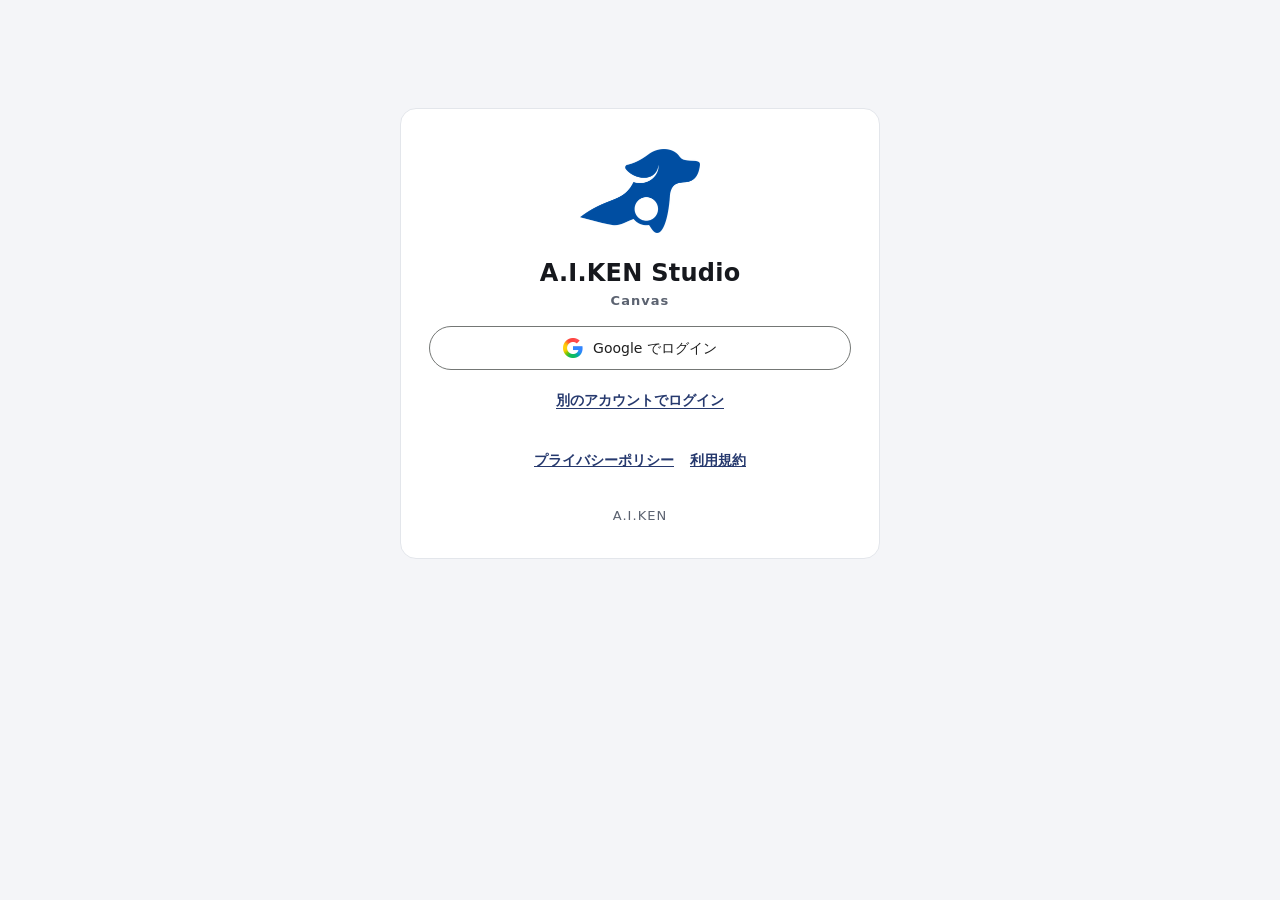
<file: canvas/index.html>
<!doctype html>
<html lang="ja" data-theme="dark">
  <head>
    <meta charset="UTF-8" />
    <meta name="viewport" content="width=device-width, initial-scale=1.0" />
    <meta name="referrer" content="no-referrer" />
    <link rel="icon" href="data:," />
    <title>A.I.KEN Studio Canvas</title>
    <script>
      // 最初の描画から、選んだ配色で描く（既定は暗い。明るいを選んでいれば明るい。決定 41）
      try {
        var p = JSON.parse(localStorage.getItem('aiken-canvas:prefs-v1') || '{}');
        if (p && p.theme === 'light') document.documentElement.dataset.theme = 'light';
      } catch (e) {}
    </script>
    <script type="module" crossorigin src="/canvas/assets/index-nlfMqFbL.js"></script>
    <link rel="stylesheet" crossorigin href="/canvas/assets/index-DaUC9yQY.css">
  </head>
  <body>
    <div id="root"></div>
  </body>
</html>
</file>
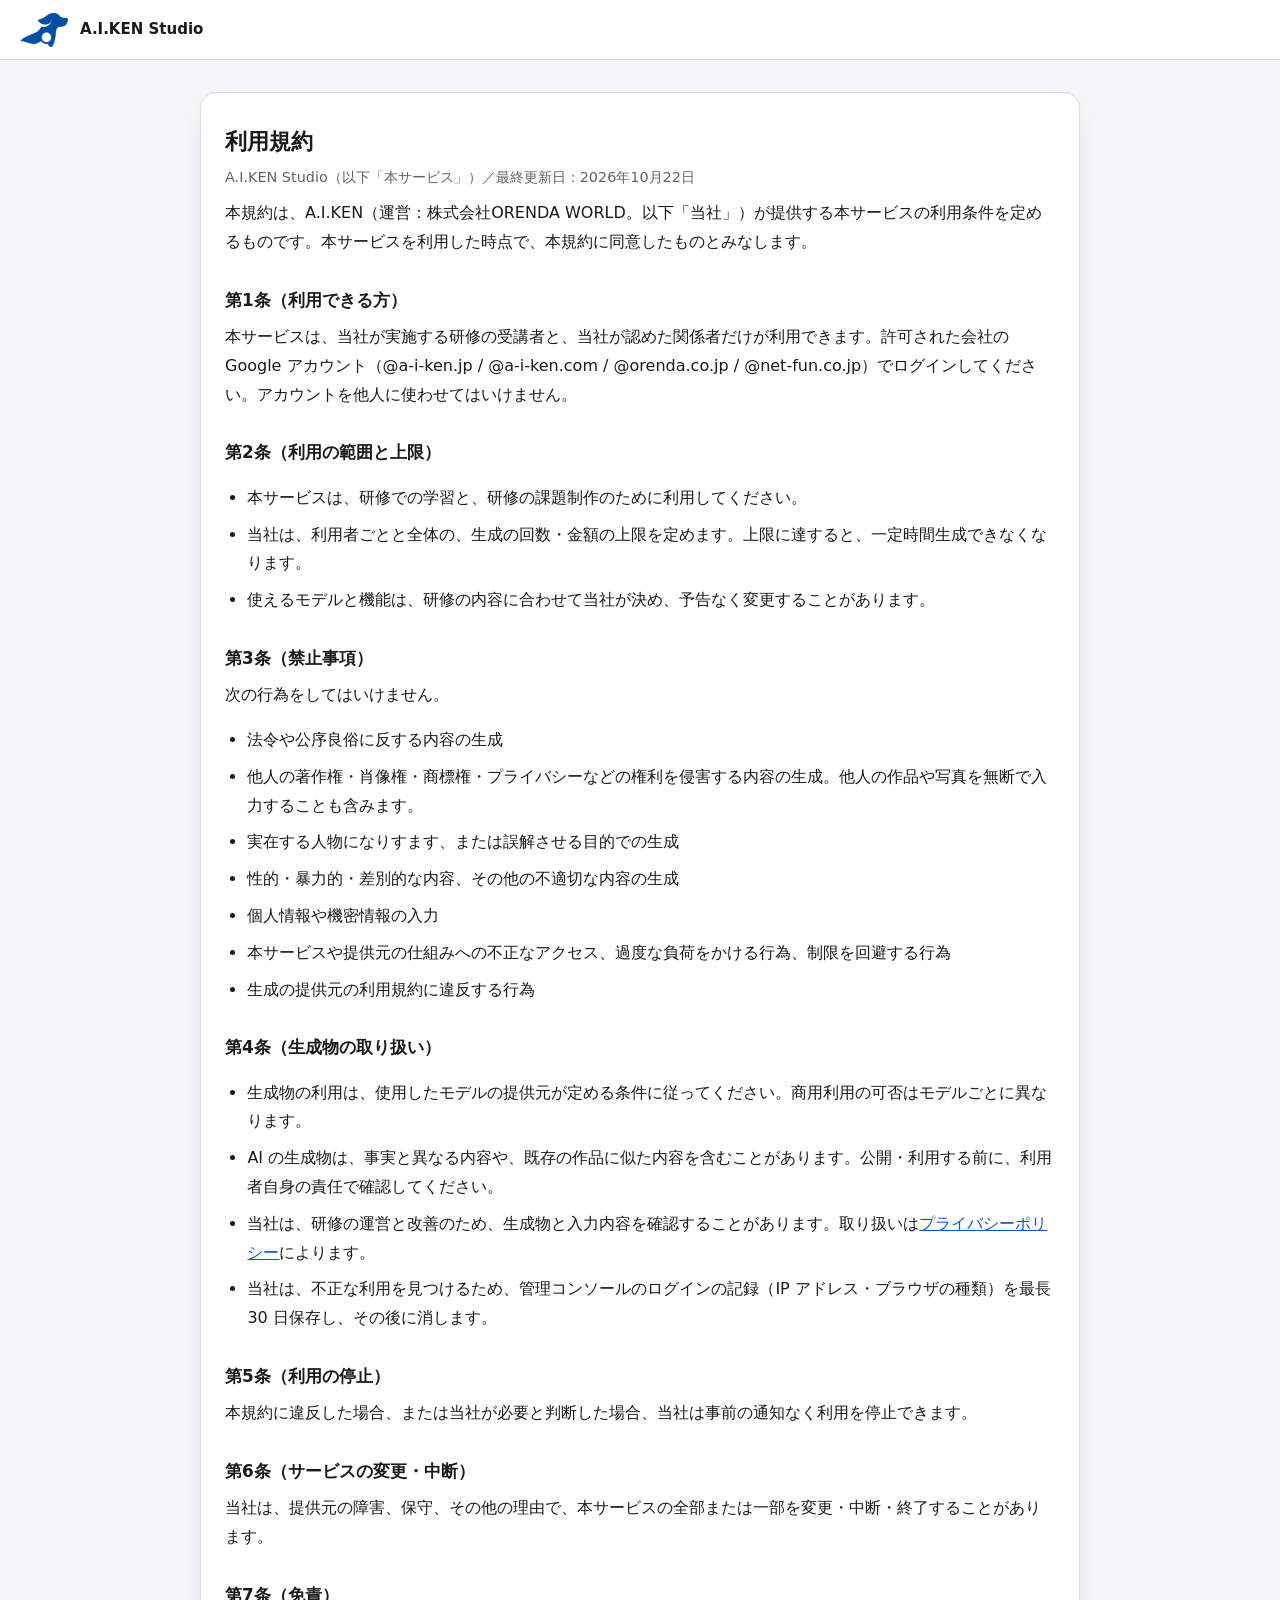
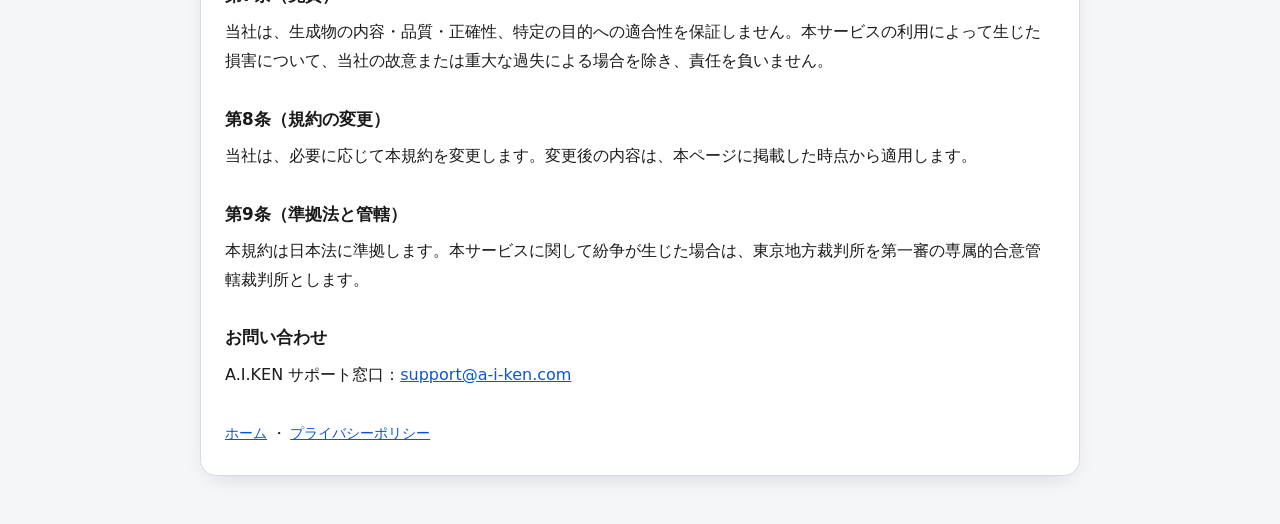
<file: terms.html>
<!doctype html>
<html lang="ja">
<head>
<meta charset="utf-8">
<meta name="viewport" content="width=device-width, initial-scale=1">
<title>利用規約｜A.I.KEN Studio</title>
<style>
  :root { --bg: #f5f6f8; --card: #ffffff; --text: #1a1a1c; --muted: #5f6368; --border: #dadce0; --link: #0b57d0; }
  @media (prefers-color-scheme: dark) {
    :root { --bg: #131314; --card: #1e1f20; --text: #e3e3e3; --muted: #a8abaf; --border: #444746; --link: #a8c7fa; }
  }
  * { box-sizing: border-box; }
  body { margin: 0; padding: 16px; background: var(--bg); color: var(--text);
    font-family: "Hiragino Sans", "Noto Sans JP", "Yu Gothic UI", system-ui, sans-serif; line-height: 1.8; }
  main { max-width: 760px; margin: 0 auto; background: var(--card); border: 1px solid var(--border); border-radius: 16px; padding: 28px 24px; }
  h1 { font-size: 1.4rem; margin: 0 0 4px; }
  h2 { font-size: 1.05rem; margin: 28px 0 8px; }
  p, li { margin: 0 0 8px; }
  ul { padding-left: 1.4em; }
  a { color: var(--link); }
  .muted { color: var(--muted); font-size: 0.9rem; }
  footer { margin-top: 32px; font-size: 0.9rem; }

  /* TASK-0233: 既存 style 内だけで共通の帯・文字の太さ・下側の影をそろえる。 */
  :root { --header-card: #ffffff; --header-border: #dadce0; --block-shadow: 0 8px 24px -12px rgba(15, 23, 42, .22); }
  body { display: block; padding: 92px 20px 48px; font-family: "Hiragino Sans", "Yu Gothic UI", "Noto Sans JP", "Hiragino Kaku Gothic ProN", Meiryo, system-ui, sans-serif; font-weight: 400; line-height: 1.8; }
  body :is(h1, h2, h3, h4, h5, h6, strong, b, button, dt, label) { font-weight: 600 !important; }
  body::before { content: "A.I.KEN Studio"; position: fixed; z-index: 30; top: 0; left: 0; right: 0; box-sizing: border-box; height: 60px; padding: 0 20px 0 80px; display: flex; align-items: center; background: var(--header-card) url("/img/aiken-logo.png") 20px center / 48px 34px no-repeat; border-bottom: 1px solid var(--header-border); color: var(--text); font-size: 15px; font-weight: 600; line-height: 1.5; white-space: nowrap; }
  main { box-shadow: var(--block-shadow); }
  @media (prefers-color-scheme: dark) {
    :root { --header-card: #1e1f20; --header-border: #444746; --block-shadow: 0 10px 28px -12px rgba(0, 0, 0, .5); }
    body::before { background-image: url("/img/aiken-logo-white.png"); }
  }
  @media (max-width: 719.98px) {
    body { padding-left: 16px; padding-right: 16px; }
    body::before { padding-left: 72px; padding-right: 16px; background-position-x: 16px; font-size: 14px; }
  }
  main { max-width: 880px; }
</style>
</head>
<body>
<main>
  <h1>利用規約</h1>
  <p class="muted">A.I.KEN Studio（以下「本サービス」）／最終更新日：2026年10月22日</p>

  <p>本規約は、A.I.KEN（運営：株式会社ORENDA WORLD。以下「当社」）が提供する本サービスの利用条件を定めるものです。本サービスを利用した時点で、本規約に同意したものとみなします。</p>

  <h2>第1条（利用できる方）</h2>
  <p>本サービスは、当社が実施する研修の受講者と、当社が認めた関係者だけが利用できます。許可された会社の Google アカウント（@a-i-ken.jp / @a-i-ken.com / @orenda.co.jp / @net-fun.co.jp）でログインしてください。アカウントを他人に使わせてはいけません。</p>

  <h2>第2条（利用の範囲と上限）</h2>
  <ul>
    <li>本サービスは、研修での学習と、研修の課題制作のために利用してください。</li>
    <li>当社は、利用者ごとと全体の、生成の回数・金額の上限を定めます。上限に達すると、一定時間生成できなくなります。</li>
    <li>使えるモデルと機能は、研修の内容に合わせて当社が決め、予告なく変更することがあります。</li>
  </ul>

  <h2>第3条（禁止事項）</h2>
  <p>次の行為をしてはいけません。</p>
  <ul>
    <li>法令や公序良俗に反する内容の生成</li>
    <li>他人の著作権・肖像権・商標権・プライバシーなどの権利を侵害する内容の生成。他人の作品や写真を無断で入力することも含みます。</li>
    <li>実在する人物になりすます、または誤解させる目的での生成</li>
    <li>性的・暴力的・差別的な内容、その他の不適切な内容の生成</li>
    <li>個人情報や機密情報の入力</li>
    <li>本サービスや提供元の仕組みへの不正なアクセス、過度な負荷をかける行為、制限を回避する行為</li>
    <li>生成の提供元の利用規約に違反する行為</li>
  </ul>

  <h2>第4条（生成物の取り扱い）</h2>
  <ul>
    <li>生成物の利用は、使用したモデルの提供元が定める条件に従ってください。商用利用の可否はモデルごとに異なります。</li>
    <li>AI の生成物は、事実と異なる内容や、既存の作品に似た内容を含むことがあります。公開・利用する前に、利用者自身の責任で確認してください。</li>
    <li>当社は、研修の運営と改善のため、生成物と入力内容を確認することがあります。取り扱いは<a href="https://a-i-ken.com/privacy/">プライバシーポリシー</a>によります。</li>
    <li>当社は、不正な利用を見つけるため、管理コンソールのログインの記録（IP アドレス・ブラウザの種類）を最長 30 日保存し、その後に消します。</li>
  </ul>

  <h2>第5条（利用の停止）</h2>
  <p>本規約に違反した場合、または当社が必要と判断した場合、当社は事前の通知なく利用を停止できます。</p>

  <h2>第6条（サービスの変更・中断）</h2>
  <p>当社は、提供元の障害、保守、その他の理由で、本サービスの全部または一部を変更・中断・終了することがあります。</p>

  <h2>第7条（免責）</h2>
  <p>当社は、生成物の内容・品質・正確性、特定の目的への適合性を保証しません。本サービスの利用によって生じた損害について、当社の故意または重大な過失による場合を除き、責任を負いません。</p>

  <h2>第8条（規約の変更）</h2>
  <p>当社は、必要に応じて本規約を変更します。変更後の内容は、本ページに掲載した時点から適用します。</p>

  <h2>第9条（準拠法と管轄）</h2>
  <p>本規約は日本法に準拠します。本サービスに関して紛争が生じた場合は、東京地方裁判所を第一審の専属的合意管轄裁判所とします。</p>

  <h2>お問い合わせ</h2>
  <p>A.I.KEN サポート窓口：<a href="mailto:support@a-i-ken.com">support@a-i-ken.com</a></p>

  <footer>
    <a href="./">ホーム</a> ・ <a href="https://a-i-ken.com/privacy/">プライバシーポリシー</a>
  </footer>
</main>
</body>
</html>
</file>
<file: canvas/assets/index-DaUC9yQY.css>
.react-flow{--xy-edge-stroke-default:#b1b1b7;--xy-edge-stroke-width-default:1;--xy-edge-stroke-selected-default:#555;--xy-connectionline-stroke-default:#b1b1b7;--xy-connectionline-stroke-width-default:1;--xy-attribution-background-color-default:#ffffff80;--xy-minimap-background-color-default:#fff;--xy-minimap-mask-background-color-default:#f0f0f099;--xy-minimap-mask-stroke-color-default:transparent;--xy-minimap-mask-stroke-width-default:1;--xy-minimap-node-background-color-default:#e2e2e2;--xy-minimap-node-stroke-color-default:transparent;--xy-minimap-node-stroke-width-default:2;--xy-background-color-default:transparent;--xy-background-pattern-dots-color-default:#91919a;--xy-background-pattern-lines-color-default:#eee;--xy-background-pattern-cross-color-default:#e2e2e2;background-color:var(--xy-background-color,var(--xy-background-color-default));--xy-node-color-default:inherit;--xy-node-border-default:1px solid #1a192b;--xy-node-background-color-default:#fff;--xy-node-group-background-color-default:#f0f0f040;--xy-node-boxshadow-hover-default:0 1px 4px 1px #00000014;--xy-node-boxshadow-selected-default:0 0 0 .5px #1a192b;--xy-node-border-radius-default:3px;--xy-handle-background-color-default:#1a192b;--xy-handle-border-color-default:#fff;--xy-selection-background-color-default:#0059dc14;--xy-selection-border-default:1px dotted #0059dccc;--xy-controls-button-background-color-default:#fefefe;--xy-controls-button-background-color-hover-default:#f4f4f4;--xy-controls-button-color-default:inherit;--xy-controls-button-color-hover-default:inherit;--xy-controls-button-border-color-default:#eee;--xy-controls-box-shadow-default:0 0 2px 1px #00000014;--xy-edge-label-background-color-default:#fff;--xy-edge-label-color-default:inherit;--xy-resize-background-color-default:#3367d9;direction:ltr}.react-flow.dark{--xy-edge-stroke-default:#3e3e3e;--xy-edge-stroke-width-default:1;--xy-edge-stroke-selected-default:#727272;--xy-connectionline-stroke-default:#b1b1b7;--xy-connectionline-stroke-width-default:1;--xy-attribution-background-color-default:#96969640;--xy-minimap-background-color-default:#141414;--xy-minimap-mask-background-color-default:#3c3c3c99;--xy-minimap-mask-stroke-color-default:transparent;--xy-minimap-mask-stroke-width-default:1;--xy-minimap-node-background-color-default:#2b2b2b;--xy-minimap-node-stroke-color-default:transparent;--xy-minimap-node-stroke-width-default:2;--xy-background-color-default:#141414;--xy-background-pattern-dots-color-default:#555;--xy-background-pattern-lines-color-default:#333;--xy-background-pattern-cross-color-default:#333;--xy-node-color-default:#f8f8f8;--xy-node-border-default:1px solid #3c3c3c;--xy-node-background-color-default:#1e1e1e;--xy-node-group-background-color-default:#f0f0f040;--xy-node-boxshadow-hover-default:0 1px 4px 1px #ffffff14;--xy-node-boxshadow-selected-default:0 0 0 .5px #999;--xy-handle-background-color-default:#bebebe;--xy-handle-border-color-default:#1e1e1e;--xy-selection-background-color-default:#c8c8dc14;--xy-selection-border-default:1px dotted #c8c8dccc;--xy-controls-button-background-color-default:#2b2b2b;--xy-controls-button-background-color-hover-default:#3e3e3e;--xy-controls-button-color-default:#f8f8f8;--xy-controls-button-color-hover-default:#fff;--xy-controls-button-border-color-default:#5b5b5b;--xy-controls-box-shadow-default:0 0 2px 1px #00000014;--xy-edge-label-background-color-default:#141414;--xy-edge-label-color-default:#f8f8f8}.react-flow__background{background-color:var(--xy-background-color-props,var(--xy-background-color,var(--xy-background-color-default)));pointer-events:none;z-index:-1}.react-flow__container{width:100%;height:100%;position:absolute;top:0;left:0}.react-flow__pane{z-index:1;touch-action:none}.react-flow__pane.draggable{cursor:grab}.react-flow__pane.dragging{cursor:grabbing}.react-flow__pane.selection{cursor:pointer}.react-flow__viewport{transform-origin:0 0;z-index:2;pointer-events:none}.react-flow__renderer{z-index:4}.react-flow__selection{z-index:6}.react-flow__nodesselection-rect:focus,.react-flow__nodesselection-rect:focus-visible{outline:none}.react-flow__edge-path{stroke:var(--xy-edge-stroke,var(--xy-edge-stroke-default));stroke-width:var(--xy-edge-stroke-width,var(--xy-edge-stroke-width-default));fill:none}.react-flow__connection-path{stroke:var(--xy-connectionline-stroke,var(--xy-connectionline-stroke-default));stroke-width:var(--xy-connectionline-stroke-width,var(--xy-connectionline-stroke-width-default));fill:none}.react-flow .react-flow__edges{position:absolute}.react-flow .react-flow__edges svg{pointer-events:none;position:absolute;overflow:visible}.react-flow__edge{pointer-events:visibleStroke}.react-flow__edge.selectable{cursor:pointer}.react-flow__edge.animated path{stroke-dasharray:5;animation:.5s linear infinite dashdraw}.react-flow__edge.animated path.react-flow__edge-interaction{stroke-dasharray:none;animation:none}.react-flow__edge.inactive{pointer-events:none}.react-flow__edge.selected,.react-flow__edge:focus,.react-flow__edge:focus-visible{outline:none}.react-flow__edge.selected .react-flow__edge-path,.react-flow__edge.selectable:focus .react-flow__edge-path,.react-flow__edge.selectable:focus-visible .react-flow__edge-path{stroke:var(--xy-edge-stroke-selected,var(--xy-edge-stroke-selected-default))}.react-flow__edge-textwrapper{pointer-events:all}.react-flow__edge .react-flow__edge-text{pointer-events:none;-webkit-user-select:none;user-select:none}.react-flow__arrowhead polyline{stroke:var(--xy-edge-stroke,var(--xy-edge-stroke-default))}.react-flow__arrowhead polyline.arrowclosed{fill:var(--xy-edge-stroke,var(--xy-edge-stroke-default))}.react-flow__connection{pointer-events:none}.react-flow__connection .animated{stroke-dasharray:5;animation:.5s linear infinite dashdraw}svg.react-flow__connectionline{z-index:1001;position:absolute;overflow:visible}.react-flow__nodes{pointer-events:none;transform-origin:0 0}.react-flow__node{-webkit-user-select:none;user-select:none;pointer-events:all;transform-origin:0 0;box-sizing:border-box;cursor:default;position:absolute}.react-flow__node.selectable{cursor:pointer}.react-flow__node.draggable{cursor:grab;pointer-events:all}.react-flow__node.draggable.dragging{cursor:grabbing}.react-flow__nodesselection{z-index:3;transform-origin:0 0;pointer-events:none}.react-flow__nodesselection-rect{pointer-events:all;cursor:grab;position:absolute}.react-flow__handle{pointer-events:none;background-color:var(--xy-handle-background-color,var(--xy-handle-background-color-default));border:1px solid var(--xy-handle-border-color,var(--xy-handle-border-color-default));border-radius:100%;width:6px;min-width:5px;height:6px;min-height:5px;position:absolute}.react-flow__handle.connectingfrom{pointer-events:all}.react-flow__handle.connectionindicator{pointer-events:all;cursor:crosshair}.react-flow__handle-bottom{top:auto;bottom:0;left:50%;transform:translate(-50%,50%)}.react-flow__handle-top{top:0;left:50%;transform:translate(-50%,-50%)}.react-flow__handle-left{top:50%;left:0;transform:translate(-50%,-50%)}.react-flow__handle-right{top:50%;right:0;transform:translate(50%,-50%)}.react-flow__edgeupdater{cursor:move;pointer-events:all}.react-flow__pane.selection .react-flow__panel{pointer-events:none}.react-flow__panel{z-index:5;margin:15px;position:absolute}.react-flow__panel.top{top:0}.react-flow__panel.bottom{bottom:0}.react-flow__panel.top.center,.react-flow__panel.bottom.center{left:50%;transform:translate(-15px)translate(-50%)}.react-flow__panel.left{left:0}.react-flow__panel.right{right:0}.react-flow__panel.left.center,.react-flow__panel.right.center{top:50%;transform:translateY(-15px)translateY(-50%)}.react-flow__attribution{background:var(--xy-attribution-background-color,var(--xy-attribution-background-color-default));margin:0;padding:2px 3px;font-size:10px}.react-flow__attribution a{color:#999;text-decoration:none}@keyframes dashdraw{0%{stroke-dashoffset:10px}}.react-flow__edgelabel-renderer{pointer-events:none;-webkit-user-select:none;user-select:none;width:100%;height:100%;position:absolute;top:0;left:0}.react-flow__viewport-portal{-webkit-user-select:none;user-select:none;width:100%;height:100%;position:absolute;top:0;left:0}.react-flow__minimap{background:var(--xy-minimap-background-color-props,var(--xy-minimap-background-color,var(--xy-minimap-background-color-default)))}.react-flow__minimap-svg{display:block}.react-flow__minimap-mask{fill:var(--xy-minimap-mask-background-color-props,var(--xy-minimap-mask-background-color,var(--xy-minimap-mask-background-color-default)));stroke:var(--xy-minimap-mask-stroke-color-props,var(--xy-minimap-mask-stroke-color,var(--xy-minimap-mask-stroke-color-default)));stroke-width:var(--xy-minimap-mask-stroke-width-props,var(--xy-minimap-mask-stroke-width,var(--xy-minimap-mask-stroke-width-default)))}.react-flow__minimap-node{fill:var(--xy-minimap-node-background-color-props,var(--xy-minimap-node-background-color,var(--xy-minimap-node-background-color-default)));stroke:var(--xy-minimap-node-stroke-color-props,var(--xy-minimap-node-stroke-color,var(--xy-minimap-node-stroke-color-default)));stroke-width:var(--xy-minimap-node-stroke-width-props,var(--xy-minimap-node-stroke-width,var(--xy-minimap-node-stroke-width-default)))}.react-flow__background-pattern.dots{fill:var(--xy-background-pattern-color-props,var(--xy-background-pattern-color,var(--xy-background-pattern-dots-color-default)))}.react-flow__background-pattern.lines{stroke:var(--xy-background-pattern-color-props,var(--xy-background-pattern-color,var(--xy-background-pattern-lines-color-default)))}.react-flow__background-pattern.cross{stroke:var(--xy-background-pattern-color-props,var(--xy-background-pattern-color,var(--xy-background-pattern-cross-color-default)))}.react-flow__controls{box-shadow:var(--xy-controls-box-shadow,var(--xy-controls-box-shadow-default));flex-direction:column;display:flex}.react-flow__controls.horizontal{flex-direction:row}.react-flow__controls-button{background:var(--xy-controls-button-background-color,var(--xy-controls-button-background-color-default));border:none;border-bottom:1px solid var(--xy-controls-button-border-color-props,var(--xy-controls-button-border-color,var(--xy-controls-button-border-color-default)));width:26px;height:26px;color:var(--xy-controls-button-color-props,var(--xy-controls-button-color,var(--xy-controls-button-color-default)));cursor:pointer;-webkit-user-select:none;user-select:none;justify-content:center;align-items:center;padding:4px;display:flex}.react-flow__controls-button svg{fill:currentColor;width:100%;max-width:12px;max-height:12px}.react-flow__edge.updating .react-flow__edge-path{stroke:#777}.react-flow__edge-text{font-size:10px}.react-flow__node.selectable:focus,.react-flow__node.selectable:focus-visible{outline:none}.react-flow__node-input,.react-flow__node-default,.react-flow__node-output,.react-flow__node-group{border-radius:var(--xy-node-border-radius,var(--xy-node-border-radius-default));width:150px;color:var(--xy-node-color,var(--xy-node-color-default));text-align:center;border:var(--xy-node-border,var(--xy-node-border-default));background-color:var(--xy-node-background-color,var(--xy-node-background-color-default));padding:10px;font-size:12px}.react-flow__node-input.selectable:hover,.react-flow__node-default.selectable:hover,.react-flow__node-output.selectable:hover,.react-flow__node-group.selectable:hover{box-shadow:var(--xy-node-boxshadow-hover,var(--xy-node-boxshadow-hover-default))}.react-flow__node-input.selectable.selected,.react-flow__node-input.selectable:focus,.react-flow__node-input.selectable:focus-visible,.react-flow__node-default.selectable.selected,.react-flow__node-default.selectable:focus,.react-flow__node-default.selectable:focus-visible,.react-flow__node-output.selectable.selected,.react-flow__node-output.selectable:focus,.react-flow__node-output.selectable:focus-visible,.react-flow__node-group.selectable.selected,.react-flow__node-group.selectable:focus,.react-flow__node-group.selectable:focus-visible{box-shadow:var(--xy-node-boxshadow-selected,var(--xy-node-boxshadow-selected-default))}.react-flow__node-group{background-color:var(--xy-node-group-background-color,var(--xy-node-group-background-color-default))}.react-flow__nodesselection-rect,.react-flow__selection{background:var(--xy-selection-background-color,var(--xy-selection-background-color-default));border:var(--xy-selection-border,var(--xy-selection-border-default))}.react-flow__nodesselection-rect:focus,.react-flow__nodesselection-rect:focus-visible,.react-flow__selection:focus,.react-flow__selection:focus-visible{outline:none}.react-flow__controls-button:hover{background:var(--xy-controls-button-background-color-hover-props,var(--xy-controls-button-background-color-hover,var(--xy-controls-button-background-color-hover-default)));color:var(--xy-controls-button-color-hover-props,var(--xy-controls-button-color-hover,var(--xy-controls-button-color-hover-default)))}.react-flow__controls-button:disabled{pointer-events:none}.react-flow__controls-button:disabled svg{fill-opacity:.4}.react-flow__controls-button:last-child{border-bottom:none}.react-flow__controls.horizontal .react-flow__controls-button{border-bottom:none;border-right:1px solid var(--xy-controls-button-border-color-props,var(--xy-controls-button-border-color,var(--xy-controls-button-border-color-default)))}.react-flow__controls.horizontal .react-flow__controls-button:last-child{border-right:none}.react-flow__resize-control{position:absolute}.react-flow__resize-control.left,.react-flow__resize-control.right{cursor:ew-resize}.react-flow__resize-control.top,.react-flow__resize-control.bottom{cursor:ns-resize}.react-flow__resize-control.top.left,.react-flow__resize-control.bottom.right{cursor:nwse-resize}.react-flow__resize-control.bottom.left,.react-flow__resize-control.top.right{cursor:nesw-resize}.react-flow__resize-control.handle{background-color:var(--xy-resize-background-color,var(--xy-resize-background-color-default));border:1px solid #fff;border-radius:1px;width:5px;height:5px;translate:-50% -50%}.react-flow__resize-control.handle.left{top:50%;left:0}.react-flow__resize-control.handle.right{top:50%;left:100%}.react-flow__resize-control.handle.top{top:0;left:50%}.react-flow__resize-control.handle.bottom{top:100%;left:50%}.react-flow__resize-control.handle.top.left,.react-flow__resize-control.handle.bottom.left{left:0}.react-flow__resize-control.handle.top.right,.react-flow__resize-control.handle.bottom.right{left:100%}.react-flow__resize-control.line{border-color:var(--xy-resize-background-color,var(--xy-resize-background-color-default));border-style:solid;border-width:0}.react-flow__resize-control.line.left,.react-flow__resize-control.line.right{width:1px;height:100%;top:0;transform:translate(-50%)}.react-flow__resize-control.line.left{border-left-width:1px;left:0}.react-flow__resize-control.line.right{border-right-width:1px;left:100%}.react-flow__resize-control.line.top,.react-flow__resize-control.line.bottom{width:100%;height:1px;left:0;transform:translateY(-50%)}.react-flow__resize-control.line.top{border-top-width:1px;top:0}.react-flow__resize-control.line.bottom{border-bottom-width:1px;top:100%}.react-flow__edge-textbg{fill:var(--xy-edge-label-background-color,var(--xy-edge-label-background-color-default))}.react-flow__edge-text{fill:var(--xy-edge-label-color,var(--xy-edge-label-color-default))}:root{--s1:4px;--s2:8px;--s3:12px;--s4:16px;--s5:24px;--r-s:6px;--r-m:8px;--r-l:12px;--r-pill:999px;--font:system-ui, -apple-system, "Segoe UI", "Hiragino Sans", "Yu Gothic UI", "Meiryo", sans-serif;--mono:ui-monospace, "SFMono-Regular", Consolas, "Liberation Mono", monospace;--fs-xs:11px;--fs-s:12px;--fs-m:13px;--fs-l:14px;--fs-xl:16px;--ctl-h:32px;--ctl-h-l:36px;--bg:#f3f4f6;--canvas:#eceef2;--canvas-dot:#c9ced7;--surface:#fff;--surface-2:#f7f8fa;--surface-3:#eef0f4;--border:#e2e5ea;--border-strong:#cbd0d8;--text:#1b2130;--text-2:#586173;--text-3:#626c7e;--accent:#14b8a6;--accent-hover:#0d9488;--accent-weak:#ccfbf1;--on-accent:#042f2e;--accent-text:#0f766e;--ok:#4d7c0f;--ok-weak:#f0f7e1;--warn:#b45309;--warn-weak:#fdf2e0;--bad:#c62828;--bad-weak:#fdeceb;--info:#2563eb;--info-weak:#e8f0fe;--ai:#7c3aed;--ai-weak:#f1eafe;--pin-text:#8a93a3;--pin-image:#2563eb;--pin-video:#db2777;--pin-audio:#ea7a12;--pin-timeline:#8b5cf6;--shadow-s:0 1px 2px #1018280f;--shadow-m:0 1px 2px #1018280d, 0 4px 14px #10182812;--shadow-l:0 16px 40px #1018282e;--ring:0 0 0 2px var(--surface), 0 0 0 4px var(--accent);--node-border:var(--border);--telop-bg:var(--surface-2);--telop-text:var(--text);--telop-shadow:none;--telop-news-bg:#dbe7ff;--telop-news-text:#1e3a8a;--telop-variety-text:#9a3412;--telop-variety-stroke:transparent;--audio-bg:#fff1e3;--audio-bar:#c2410c;--audio-label:var(--text);--on-media:#fff;--media-scrim:#0009;--media-chip-bg:#0a0c109e;--media-screen:#000;--adopt-badge-bg:#157a3c;--adopt-badge-text:#fff;--rewrite-dot:#b45309;--switch-knob:#fff;--tip-bg:#1f2430;--tip-text:#f4f6fa;--lightningcss-light:initial;--lightningcss-dark: ;color-scheme:light}[data-theme=dark]{--bg:#0e1014;--canvas:#13151a;--canvas-dot:#2b2f38;--surface:#1b1e24;--surface-2:#21252c;--surface-3:#2a2e36;--border:#2d323c;--border-strong:#3c4250;--text:#e8eaef;--text-2:#a5acb9;--text-3:#9ba3b1;--accent:#2dd4bf;--accent-hover:#5eead4;--accent-weak:#0b2f2b;--on-accent:#032320;--accent-text:#5eead4;--ok:#a3e635;--ok-weak:#22300d;--warn:#f5b544;--warn-weak:#3a2c12;--bad:#f87171;--bad-weak:#3a1a1a;--info:#60a5fa;--info-weak:#172a46;--ai:#a78bfa;--ai-weak:#2b2146;--telop-bg:#1d2129;--telop-text:#fff;--telop-shadow:0 1px 2px #000c;--telop-news-bg:#1f4ea8;--telop-news-text:#fff;--telop-variety-text:#ffe14d;--telop-variety-stroke:#6a2a00;--audio-bg:#2a2016;--audio-bar:#ff9f43;--audio-label:#fff;--rewrite-dot:#f5b800;--tip-bg:#eef1f6;--tip-text:#161a22;--pin-text:#b2b9c6;--pin-image:#60a5fa;--pin-video:#f472b6;--pin-audio:#fb923c;--pin-timeline:#a78bfa;--shadow-s:0 1px 2px #0006;--shadow-m:0 1px 2px #0006, 0 6px 18px #00000059;--shadow-l:0 18px 44px #0000008c;--node-border:var(--border-strong);--lightningcss-light: ;--lightningcss-dark:initial;color-scheme:dark}:root{--sel-shadow-tr:0 6px 8px -6px #10182838;--sel-lift-node:0 2px 4px #10182814, 0 12px 28px -8px #1018283d;--sel-motion:.12s ease-out}[data-theme=dark]{--sel-shadow-tr:0 6px 8px -6px #000000b3;--sel-lift-node:0 2px 4px #00000080, 0 14px 32px -8px #000000b3}*{box-sizing:border-box}html,body,#root{background:var(--bg);height:100%;color:var(--text);font-family:var(--font);font-size:var(--fs-m);-webkit-font-smoothing:antialiased;margin:0;line-height:1.5}button,input,select,textarea{font:inherit;color:inherit}q{quotes:"「" "」"}.num{font-family:var(--mono);font-variant-numeric:tabular-nums}.muted{color:var(--text-2)}.faint{color:var(--text-3)}.small{font-size:var(--fs-s)}.grow{flex:1}.right{text-align:right}.vsep{background:var(--border);width:1px;margin:var(--s1) var(--s1);align-self:stretch}.btn{min-height:var(--ctl-h);padding:0 var(--s3);border-radius:var(--r-m);border:1px solid var(--border);background:var(--surface);color:var(--text);font-size:var(--fs-m);cursor:pointer;white-space:nowrap;box-shadow:var(--shadow-s);align-items:center;gap:6px;font-weight:500;transition:background .12s,border-color .12s;display:inline-flex}.btn svg{flex:none}.btn:hover:not(:disabled){background:var(--surface-2);border-color:var(--border-strong)}.btn:disabled{opacity:.45;cursor:default}.btn:focus-visible,.icon-btn:focus-visible,.seg button:focus-visible,.menu-item:focus-visible,.chip-btn:focus-visible{box-shadow:var(--ring);outline:none}.btn-primary{background:var(--accent);border-color:var(--accent-text);color:var(--on-accent)}.btn-warn{background:var(--warn-weak);border-color:color-mix(in srgb, var(--warn) 40%, transparent);color:var(--warn)}.btn-danger{background:var(--bad-weak);border-color:color-mix(in srgb, var(--bad) 40%, transparent);color:var(--bad)}.btn-ghost{box-shadow:none;background:0 0;border-color:#0000}.btn-ghost:hover:not(:disabled){background:var(--surface-3);border-color:#0000}.btn-sm{font-size:var(--fs-s);padding:0 10px}.btn-block{justify-content:center;width:100%}.btn-l{min-height:var(--ctl-h-l)}.btn .cost{font-family:var(--mono);font-variant-numeric:tabular-nums;opacity:.85}.icon-btn{width:var(--ctl-h);height:var(--ctl-h);border-radius:var(--r-m);color:var(--text-2);cursor:pointer;background:0 0;border:1px solid #0000;flex:none;justify-content:center;align-items:center;display:inline-flex}.icon-btn:hover:not(:disabled){background:var(--surface-3);color:var(--text)}.icon-btn[aria-pressed=true]{background:var(--accent-weak);color:var(--accent-text)}.icon-btn:disabled{opacity:.4;cursor:default}.icon-btn.boxed{border-color:var(--border);background:var(--surface);box-shadow:var(--shadow-s)}.btn-row{gap:var(--s2);flex-wrap:wrap;align-items:center;display:flex}.btn-col{gap:var(--s2);flex-direction:column;display:flex}.seg{border-radius:var(--r-m);background:var(--surface-3);flex-wrap:wrap;gap:2px;padding:2px;display:inline-flex}.seg button{border-radius:var(--r-s);min-width:32px;min-height:28px;color:var(--text-2);font-size:var(--fs-s);cursor:pointer;background:0 0;border:none;justify-content:center;align-items:center;gap:6px;padding:0 10px;font-weight:500;display:inline-flex}.seg button.on{background:var(--surface);color:var(--text);box-shadow:var(--shadow-s)}.seg button:disabled{opacity:.45;cursor:default}select,input[type=text],input[type=number],textarea{min-height:var(--ctl-h);background:var(--surface);border:1px solid var(--border);border-radius:var(--r-m);color:var(--text);padding:0 10px}textarea{padding:8px 10px}select:focus,input:focus,textarea:focus{border-color:var(--accent-text);box-shadow:0 0 0 3px var(--accent-weak);outline:none}input[type=text]{width:100%}.num-input{font-family:var(--mono);width:72px}input[type=range]{accent-color:var(--accent-text);min-height:var(--ctl-h)}.check{align-items:center;gap:var(--s2);min-height:var(--ctl-h);cursor:pointer;font-size:var(--fs-m);display:inline-flex}.check input{width:16px;height:16px;accent-color:var(--accent-text)}.switch{align-items:center;gap:var(--s2);min-height:var(--ctl-h);cursor:pointer;display:inline-flex}.switch input{appearance:none;border-radius:var(--r-pill);background:var(--border-strong);cursor:pointer;flex:none;width:34px;height:20px;margin:0;transition:background .12s;position:relative}.switch input:after{content:"";background:var(--switch-knob);width:16px;height:16px;box-shadow:var(--shadow-s);border-radius:50%;transition:transform .12s;position:absolute;top:2px;left:2px}.switch input:checked{background:var(--accent)}.switch input:checked:after{transform:translate(14px)}.switch input:focus-visible{box-shadow:var(--ring)}kbd{font-family:var(--mono);border:1px solid var(--border-strong);font-size:var(--fs-xs);background:var(--surface-2);border-bottom-width:2px;border-radius:4px;padding:0 5px}.badge{border-radius:var(--r-pill);height:20px;font-size:var(--fs-xs);white-space:nowrap;flex:none;align-items:center;gap:4px;padding:0 7px;font-weight:600;display:inline-flex}.tone-muted{background:var(--surface-3);color:var(--text-2)}.tone-info{background:var(--info-weak);color:var(--info)}.tone-ok{background:var(--ok-weak);color:var(--ok)}.tone-warn{background:var(--warn-weak);color:var(--warn)}.tone-bad{background:var(--bad-weak);color:var(--bad)}.tone-ai{background:var(--ai-weak);color:var(--ai)}.chip{font-size:var(--fs-xs);color:var(--text-2);background:var(--surface-3);border-radius:var(--r-pill);white-space:nowrap;align-items:center;gap:4px;padding:1px 8px;display:inline-flex}.chip-btn{min-height:28px;font-size:var(--fs-s);border-radius:var(--r-pill);border:1px solid var(--border);background:var(--surface);color:var(--text-2);cursor:pointer;align-items:center;gap:4px;padding:0 10px;display:inline-flex}.chip-btn[aria-pressed=true]{background:var(--accent-weak);color:var(--accent-text);border-color:#0000}.app{background:var(--bg);flex-direction:column;height:100dvh;display:flex}.app-forced{box-shadow:0 0 0 1px var(--border-strong);margin:0 auto}.topbar{gap:var(--s1);padding:var(--s2) var(--s3);background:var(--surface);border-bottom:1px solid var(--border);flex-direction:column;display:flex}.topbar-row{align-items:center;gap:var(--s2);min-width:0;display:flex}.topbar:not(.topbar-2){flex-direction:row;align-items:center}.topbar:not(.topbar-2)>.topbar-row:first-child{flex:1}.brand{align-items:center;gap:var(--s2);font-weight:700;font-size:var(--fs-l);white-space:nowrap;display:inline-flex}.brand-mark{border-radius:var(--r-m);background:var(--accent);width:28px;height:28px;color:var(--on-accent);justify-content:center;align-items:center;display:inline-flex}.title-input{font-weight:600;background:0 0!important;border-color:#0000!important;width:200px!important}.title-input:hover{border-color:var(--border)!important}.counts{gap:var(--s1);flex-wrap:wrap;min-width:0;display:inline-flex}.proto-badge{border-radius:var(--r-pill);border:1px dashed color-mix(in srgb, var(--warn) 60%, transparent);height:22px;color:var(--warn);font-size:var(--fs-xs);cursor:pointer;white-space:nowrap;background:0 0;align-items:center;padding:0 8px;font-weight:600;display:inline-flex}.main{flex:1;min-height:0;display:flex;position:relative;overflow:hidden}.canvas-col{flex-direction:column;flex:1;min-width:0;display:flex;position:relative}.canvas-area{flex:1;min-height:0;position:relative;overflow:hidden}.flow-col{flex-direction:column;display:flex;position:absolute;inset:0}.flow-wrap{flex:1;min-height:0;position:relative}.canvas-toolbar{padding:var(--s1) var(--s2);flex-wrap:wrap;flex:none;align-items:center;gap:2px;display:flex}.zoom{text-align:center;min-width:48px;font-size:var(--fs-s);color:var(--text-2)}.statusbar{align-items:center;gap:var(--s2);padding:0 var(--s3);min-height:40px;font-size:var(--fs-s);color:var(--text-2);display:flex}.status-text{white-space:pre-line;overflow-wrap:anywhere;min-width:0;padding:6px 0;line-height:1.45}.status-code{color:var(--text-3);opacity:.85;white-space:nowrap;margin-left:2px;font-size:11px}.status-error .status-text{color:var(--bad)}.react-flow{background:var(--canvas)}.react-flow__node-canvas{border-radius:var(--r-l)}.rf-animate .react-flow__node,.rf-animate .frame-backdrop{transition:transform .38s cubic-bezier(.2,.8,.2,1)}.react-flow__node-frame{pointer-events:none!important}.react-flow__minimap{border:1px solid var(--border);border-radius:var(--r-m);box-shadow:var(--shadow-m)}.react-flow__selection{background:color-mix(in srgb, var(--accent) 8%, transparent);border:1px dashed var(--accent)}.react-flow__attribution{background:0 0;font-size:10px}.react-flow__attribution a{color:var(--text-3)}.frame{border-radius:var(--r-l);background:color-mix(in srgb, var(--surface) 45%, transparent);border:1px solid var(--border)}.frame.is-selected{border-color:var(--accent-text)}.frame-drop .frame,.frame-backdrop.is-drop{border:2px dashed var(--accent);background:var(--accent-weak)}.frame-title{pointer-events:all;align-items:center;gap:var(--s2);height:40px;padding:0 var(--s3);cursor:grab;color:var(--text-2);display:flex}.frame-name{font-weight:700;font-size:var(--fs-l);color:var(--text)}.frame.frame-backdrop{z-index:-1;pointer-events:none;position:absolute;top:0;left:0}.frame.frame-foreground{pointer-events:none;background:0 0;border:none}.frame-foreground .frame-title{background:var(--surface);border:1px solid var(--border);border-radius:var(--r-m);width:fit-content;max-width:min(240px,100%);box-shadow:var(--shadow-s);flex:0 auto}.frame-heading{align-items:center;gap:var(--s2);pointer-events:none;max-width:100%;height:40px;display:flex}.frame-heading .frame-counts{white-space:nowrap;text-overflow:ellipsis;pointer-events:none;min-width:0;overflow:hidden}.frame-foreground .frame-name{text-overflow:ellipsis;white-space:nowrap;min-width:0;overflow:hidden}@media (prefers-reduced-motion:reduce){.rf-animate .react-flow__node,.rf-animate .frame-backdrop{transition:none}}.frame-counts{gap:var(--s1);font-size:var(--fs-s);color:var(--text-2);display:inline-flex}.cnode{--node-pad:10px;background:var(--surface);border:1px solid var(--node-border);border-radius:var(--r-l);width:272px;box-shadow:var(--shadow-m);font-size:var(--fs-m)}.cnode-input-text,.cnode-note{width:240px}.cnode.is-selected{border-color:var(--accent-text);box-shadow:var(--sel-lift-node)}.cnode.is-ai{border-color:color-mix(in srgb, var(--ai) 55%, transparent)}.node-state-stale,.node-state-same{border-color:color-mix(in srgb, var(--warn) 55%, transparent)}.node-state-running{border-color:color-mix(in srgb, var(--info) 55%, transparent)}.node-state-failed,.node-state-stopped{border-color:color-mix(in srgb, var(--bad) 55%, transparent)}.node-state-none,.node-state-unadopted{border-style:dashed}.node-head{align-items:center;gap:var(--s2);height:40px;padding:0 30px 0 var(--node-pad);cursor:grab;display:flex;position:relative}.kind-icon{border-radius:var(--r-s);width:24px;height:24px;color:var(--kind-color,var(--text-2));background:color-mix(in srgb, var(--kind-color,var(--text-2)) 14%, transparent);flex:none;justify-content:center;align-items:center;display:inline-flex}.node-title{font-weight:600;font-size:var(--fs-m);text-overflow:ellipsis;white-space:nowrap;flex:1;min-width:0;overflow:hidden}.node-body{padding:0 var(--node-pad) var(--node-pad);gap:var(--s2);flex-direction:column;display:flex}.node-foot{align-items:center;gap:var(--s1);padding:var(--s2) var(--node-pad);border-top:1px solid var(--border);background:var(--surface-2);border-radius:0 0 var(--r-l) var(--r-l);display:flex}.node-foot .btn{min-height:32px;font-size:var(--fs-s)}.node-meta{font-size:var(--fs-xs);color:var(--text-2);flex-wrap:wrap;align-items:center;gap:6px;display:flex}.preview-box{border-radius:var(--r-m);background:var(--surface-3);aspect-ratio:16/9;color:var(--text-3);justify-content:center;align-items:center;display:flex;position:relative;overflow:hidden}.preview-box.portrait{height:220px;margin:0 auto}.preview-box img,.preview-box canvas{object-fit:cover;width:100%;height:100%;display:block}.preview-play{background:var(--media-scrim);width:32px;height:32px;color:var(--on-media);cursor:pointer;border:none;border-radius:50%;justify-content:center;align-items:center;display:inline-flex;position:absolute;bottom:8px;left:8px}.take-strip{gap:var(--s1);align-items:center;margin:0;padding:0;list-style:none;display:flex}.take-tile button{border-radius:var(--r-s);cursor:pointer;background:0 0;border:2px solid #0000;width:40px;height:32px;padding:0;display:block;overflow:hidden}.take-tile img{object-fit:cover;width:100%;height:100%;display:block}.take-tile.take-adopted button{border-color:var(--ok)}.take-more{font-size:var(--fs-xs);color:var(--text-3)}.fail-note{font-size:var(--fs-xs);color:var(--bad);background:var(--bad-weak);border-radius:var(--r-s);white-space:nowrap;text-overflow:ellipsis;padding:3px 8px;overflow:hidden}.prep-label{white-space:nowrap;align-items:center;gap:6px;display:inline-flex}.prep-spin{animation:.9s linear infinite prep-spin}@keyframes prep-spin{to{transform:rotate(360deg)}}@media (prefers-reduced-motion:reduce){.prep-spin{animation:none}}.btn.is-preparing:disabled{opacity:.85;cursor:progress}.cond-marks{flex-wrap:wrap;align-items:center;gap:4px;display:inline-flex}.cond-mark{font-size:var(--fs-xs);background:var(--surface-2,#7f7f7f1f);color:var(--text-2);white-space:nowrap;border-radius:999px;padding:1px 6px;line-height:1.3}.cond-mark.cond-stale{color:var(--warn)}.cond-mark.cond-asset_deleted,.cond-mark.cond-last_failed{color:var(--bad)}.cond-marks.is-compact .cond-mark{text-overflow:ellipsis;max-width:140px;overflow:hidden}.fail-note .fail-credit{display:block}.warn-note{font-size:var(--fs-xs);color:var(--warn);background:var(--warn-weak);border-radius:var(--r-s);white-space:nowrap;text-overflow:ellipsis;padding:3px 8px;overflow:hidden}.band{font-size:var(--fs-xs);border-radius:var(--r-s);background:var(--surface-3);color:var(--text-2);padding:3px 8px}.body-field{border-left:3px solid var(--border-strong);background:var(--surface-2);border-radius:0 var(--r-m) var(--r-m) 0;position:relative}.cnode.is-ai .body-field{border-left-color:var(--ai)}.rewrite-tag{background:var(--rewrite-dot);border-radius:50%;width:8px;height:8px;position:absolute;top:6px;right:6px}.body-textarea{resize:vertical;width:100%;min-height:64px;line-height:1.55;border-radius:0 var(--r-m) var(--r-m) 0!important;box-shadow:none!important;background:0 0!important;border:none!important;padding:8px 10px!important}.body-textarea:focus{box-shadow:inset 0 0 0 2px var(--accent)!important}textarea.auto-textarea{resize:none;flex:none;max-height:280px;overflow-y:auto}.cnode textarea.auto-textarea{max-height:240px}.pin-row{min-height:24px;margin:0 calc(-1 * var(--node-pad));padding:0 var(--node-pad);font-size:var(--fs-s);color:var(--text-2);align-items:center;gap:6px;display:flex;position:relative}.pins-in{flex-direction:column;display:flex}.react-flow__handle.pin{background:0 0;border:none;border-radius:0;width:32px;min-width:0;height:28px;min-height:0;top:50%;transform:translateY(-50%)}.react-flow__handle.pin.react-flow__handle-left{left:-1px}.react-flow__handle.pin.react-flow__handle-right{left:auto;right:-1px}.react-flow__handle.pin:after{content:"";background:var(--pin-color);width:10px;height:10px;box-shadow:0 0 0 2px var(--surface);pointer-events:none;border-radius:50%;margin-top:-5px;transition:transform .12s,box-shadow .12s;position:absolute;top:50%}.react-flow__handle.pin.react-flow__handle-left:after{left:-5px}.react-flow__handle.pin.react-flow__handle-right:after{right:-5px}.react-flow__handle.pin.pin-image:after{border-radius:2px}.react-flow__handle.pin.pin-audio:after{border-radius:2px;transform:rotate(45deg)}.react-flow__handle.pin.pin-missing:after{background:var(--surface);box-shadow:0 0 0 2px var(--bad)}.react-flow__handle.pin:hover:after,.react-flow__handle.pin.pin-ok:after{box-shadow:0 0 0 2px var(--surface), 0 0 0 4px color-mix(in srgb, var(--pin-color) 40%, transparent);transform:scale(1.35)}.react-flow__handle.pin.pin-audio:hover:after,.react-flow__handle.pin.pin-audio.pin-ok:after{transform:rotate(45deg)scale(1.35)}.react-flow__handle.pin.pin-ng:after{opacity:.2}.pin-label{white-space:nowrap;font-weight:500}.edge-label{pointer-events:all;z-index:10;position:absolute}.panel{background:var(--surface);border-left:1px solid var(--border);flex-direction:column;flex:none;width:340px;min-height:0;display:flex}.panel-head{align-items:center;gap:var(--s2);padding:var(--s2) var(--s3);border-bottom:1px solid var(--border);min-height:52px;display:flex}.panel-head .title-field{flex:1;min-width:0;font-weight:600}.panel-head h2{font-size:var(--fs-l);flex:1;margin:0}.panel-scroll{padding:var(--s2) var(--s4) var(--s5);flex:1;overflow:auto}.drawer{z-index:40;width:min(380px,100%);box-shadow:var(--shadow-l);display:flex;position:absolute;top:0;bottom:0;right:0}.drawer .panel{width:100%}.prop{align-items:center;gap:var(--s1) var(--s2);grid-template-columns:80px 1fr;min-height:40px;padding:2px 0;display:grid}.prop-label{font-size:var(--fs-s);color:var(--text-2)}.prop-body{align-items:center;gap:var(--s2);flex-wrap:wrap;min-width:0;display:flex}.prop-body select{width:100%}.slider-field{align-items:center;gap:var(--s2);width:100%;display:flex}.slider-field input[type=range]{flex:1;min-width:0}.slider-field .num-input{width:64px}.slider-field .unit{font-size:var(--fs-s);color:var(--text-2)}.range-hint{font-size:var(--fs-s);color:var(--text-2);grid-column:2;margin-top:-6px}.fit-note{font-size:var(--fs-xs);color:var(--warn);background:var(--warn-weak);border-radius:var(--r-s);margin:var(--s1) 0;padding:4px 8px}.psection{border-top:1px solid var(--border);padding-top:var(--s2);margin-top:var(--s3)}.psection-title{font-size:var(--fs-s);color:var(--text-2);margin:var(--s1) 0 var(--s2);font-weight:700}details.psection>summary{cursor:pointer;font-size:var(--fs-s);color:var(--text-2);align-items:center;gap:6px;min-height:32px;font-weight:700;list-style:none;display:flex}details.psection>summary::-webkit-details-marker{display:none}.cost-line{align-items:baseline;gap:var(--s2);margin:var(--s3) 0 var(--s2);color:var(--text-2);font-size:var(--fs-s);display:flex}.cost-line b{font-size:20px;font-family:var(--mono);color:var(--text)}.ethics{font-size:var(--fs-xs);color:var(--text-3);margin-top:var(--s1)}.take-grid{gap:var(--s2);grid-template-columns:repeat(2,minmax(0,1fr));margin:0;padding:0;list-style:none;display:grid}.take-cell{border:1px solid var(--border);border-radius:var(--r-m);background:var(--surface-2);overflow:hidden}.take-cell img,.take-cell .audio-wave{aspect-ratio:16/9;object-fit:cover;width:100%;display:block}.take-cell-foot{font-size:var(--fs-s);color:var(--text-2);align-items:center;gap:2px;padding:2px 4px 2px 8px;display:flex}.take-spec{font-size:var(--fs-s);color:var(--text-2);padding:0 8px 4px}.history{gap:var(--s2);flex-direction:column;margin:0;padding:0;list-style:none;display:flex}.history-row{border:1px solid var(--border);border-radius:var(--r-m);padding:var(--s2)}.history-draft{background:var(--accent-weak)}.history-meta{font-size:var(--fs-s);color:var(--text-2);align-items:center;gap:var(--s2);display:flex}.body-quote{font-size:var(--fs-s);margin:4px 0}.badge-now{font-size:var(--fs-xs);color:var(--ok);font-weight:600}.clip-card{border:1px solid var(--border);border-radius:var(--r-m);padding:var(--s2);margin:var(--s2) 0;gap:var(--s1);flex-direction:column;display:flex}.clip-head{gap:var(--s1);font-size:var(--fs-s);align-items:center;display:flex}.row-fields{gap:var(--s2);font-size:var(--fs-s);flex-wrap:wrap;align-items:center;display:flex}.row-fields label{align-items:center;gap:4px;display:inline-flex}.grid9{grid-template-columns:repeat(3,40px);gap:4px;display:grid}.grid9 button{border:1px solid var(--border);background:var(--surface);border-radius:var(--r-s);height:32px;font-size:var(--fs-xs);cursor:pointer;color:var(--text-2)}.grid9 button.on{background:var(--accent);border-color:var(--accent-text);color:var(--on-accent)}.telop-table{border-collapse:collapse;width:100%;font-size:var(--fs-s)}.telop-table td,.telop-table th{text-align:left;padding:2px}.keys{font-size:var(--fs-s);color:var(--text-2);gap:4px;margin:0;padding:0;list-style:none;display:grid}.plain-list{margin:0;padding:0;list-style:none}.plain-list li{padding:2px 0}.link-btn{min-height:32px;color:var(--text);cursor:pointer;text-align:left;background:0 0;border:none;padding:4px 0}.link-btn:hover{color:var(--accent-text)}.list-view{padding:var(--s3) var(--s4) var(--s5);position:absolute;inset:0;overflow:auto}.list-group{background:var(--surface);border:1px solid var(--border);border-radius:var(--r-l);margin-bottom:var(--s3);overflow:hidden}.list-group h3{padding:var(--s2) var(--s3);font-size:var(--fs-l);gap:var(--s2);border-bottom:1px solid var(--border);align-items:center;margin:0;display:flex}.list-table{border-collapse:collapse;width:100%;font-size:var(--fs-s)}.list-table td{border-bottom:1px solid var(--border);padding:2px var(--s2);vertical-align:middle}.list-table tr:last-child td{border-bottom:none}.list-actions{justify-content:flex-end;align-items:center;gap:2px;display:flex}.list-name{align-items:center;gap:var(--s2);display:inline-flex}.row-selected{background:var(--accent-weak);box-shadow:var(--sel-shadow-tr)}.overlay{z-index:30;background:var(--bg);flex-direction:column;display:flex;position:absolute;inset:0;overflow:auto}.overlay-head,.overlay-foot{align-items:center;gap:var(--s2);padding:var(--s2) var(--s4);background:var(--surface);border-bottom:1px solid var(--border);z-index:2;flex-wrap:wrap;display:flex;position:sticky;top:0}.overlay-foot{border-top:1px solid var(--border);font-size:var(--fs-s);color:var(--text-2);border-bottom:none;margin-top:auto;top:auto;bottom:0}.overlay-head h2{font-size:var(--fs-l);margin:0}.compare-grid{padding:var(--s4);gap:var(--s3);margin:0;list-style:none;display:grid}.take-card{border:1px solid var(--border);border-radius:var(--r-l);padding:var(--s2);background:var(--surface);gap:var(--s2);min-width:0;box-shadow:var(--shadow-s);flex-direction:column;display:flex}.take-card-head{gap:var(--s2);font-size:var(--fs-s);align-items:center;display:flex}.take-media canvas,.take-media img,.take-media video,.take-media svg{border-radius:var(--r-m);width:100%;max-width:100%;height:auto;display:block}.take-media .media-placeholder{max-width:100%}.video-player{position:relative}.take-media .video-player{width:100%}.take-props{font-size:var(--fs-s);margin:0}.take-props>div{gap:var(--s2);border-radius:4px;padding:1px 6px;display:flex}.take-props dt{color:var(--text-2);flex:none;width:6em}.take-props dd{margin:0}.take-props .differs{background:var(--warn-weak);color:var(--warn)}.take-meta{font-size:var(--fs-s);color:var(--text-2)}.finish-main{gap:var(--s4);padding:var(--s4);flex-wrap:wrap;align-items:flex-start;display:flex}.preview-wrap{border-radius:var(--r-l);box-shadow:var(--shadow-m);flex:none;position:relative;overflow:hidden}.preview-canvas{background:var(--media-screen);width:100%;height:auto;display:block}.telop-handle{cursor:move;touch-action:none;background:0 0;border:1.5px dashed #fff9;border-radius:4px;min-height:32px;position:absolute}.telop-handle:hover,.telop-handle:focus-visible{border-color:#fff}.finish-side{gap:var(--s3);flex-direction:column;flex:1;min-width:240px;display:flex}.transport{gap:var(--s2);align-items:center;display:flex}.time-big{font-size:20px;font-weight:600}.chain-line{flex-wrap:wrap;align-items:center;gap:4px;display:flex}.timeline{margin:0 var(--s4) var(--s5);border:1px solid var(--border);border-radius:var(--r-l);background:var(--surface);-webkit-user-select:none;user-select:none;position:relative;overflow:hidden}.tl-row{border-bottom:1px solid var(--border);min-height:44px;display:flex}.tl-row:last-of-type{border-bottom:none}.tl-ruler{background:var(--surface-2);min-height:28px}.tl-head{width:120px;padding:4px var(--s2);font-size:var(--fs-s);color:var(--text-2);border-right:1px solid var(--border);flex:none;align-items:center;gap:6px;display:flex}.tl-lane{cursor:pointer;flex:1;min-width:0;position:relative}.tick{font-size:var(--fs-s);color:var(--text-2);border-left:1px solid var(--border);padding-left:2px;position:absolute;top:5px}.tl-target{border-left:2px dashed color-mix(in srgb, var(--warn) 60%, transparent);position:absolute;top:0;bottom:0}.tl-block{border-radius:var(--r-s);height:32px;font-size:var(--fs-xs);cursor:grab;touch-action:none;color:var(--text);align-items:center;display:flex;position:absolute;top:6px;overflow:hidden}.tl-video{background:color-mix(in srgb, var(--pin-video) 18%, var(--surface));border:1px solid color-mix(in srgb, var(--pin-video) 55%, transparent)}.tl-audio{background:color-mix(in srgb, var(--pin-audio) 18%, var(--surface));border:1px solid color-mix(in srgb, var(--pin-audio) 55%, transparent)}.tl-telop{background:color-mix(in srgb, var(--pin-timeline) 18%, var(--surface));border:1px solid color-mix(in srgb, var(--pin-timeline) 55%, transparent)}.tl-empty{opacity:.5;border-style:dashed}.tl-text{white-space:nowrap;text-overflow:ellipsis;pointer-events:none;padding:0 14px;overflow:hidden}.tl-grip{cursor:ew-resize;background:color-mix(in srgb, var(--text) 12%, transparent);touch-action:none;width:10px;position:absolute;top:0;bottom:0}.tl-grip:before{content:"";position:absolute;inset:0 -6px}.tl-grip-l{left:0}.tl-grip-r{right:0}.tl-xfade{background:repeating-linear-gradient(45deg, color-mix(in srgb, var(--text) 18%, transparent) 0 4px, transparent 4px 8px);pointer-events:none;position:absolute;top:0;bottom:0;left:0}.tl-none{color:var(--text-3);position:absolute;top:12px;left:8px}.tl-playhead{background:var(--bad);pointer-events:none;width:2px;position:absolute;top:0;bottom:0}.menu-backdrop{z-index:80;position:fixed;inset:0}.menu{background:var(--surface);border:1px solid var(--border);border-radius:var(--r-l);min-width:240px;max-height:480px;box-shadow:var(--shadow-l);padding:var(--s1);position:fixed;overflow:auto}.menu-head{padding:var(--s2) var(--s2) var(--s1);font-weight:600;font-size:var(--fs-s);color:var(--text-2)}.menu-label{font-size:var(--fs-xs);color:var(--text-3);padding:var(--s2) var(--s2) 2px}.menu-item{align-items:center;gap:var(--s2);text-align:left;border-radius:var(--r-s);width:100%;padding:0 var(--s2);cursor:pointer;min-height:32px;font-size:var(--fs-m);color:var(--text);background:0 0;border:none;display:flex}.menu-item:hover:not(:disabled),.menu-item.on{background:var(--accent-weak);color:var(--accent-text)}.menu-item:disabled{opacity:.45}.menu-icon{color:var(--kind-color,var(--text-2));display:inline-flex}.menu-danger{color:var(--bad)}.menu-sep{background:var(--border);height:1px;margin:var(--s1) 0}.menu-search{margin:var(--s1) 0}.menu-row{gap:var(--s2);padding:2px var(--s2);font-size:var(--fs-s);color:var(--text-2);grid-template-columns:92px 1fr;align-items:center;display:grid}.menu-row select{min-height:30px;font-size:var(--fs-s);width:100%}.menu-item-icon{flex:none;justify-content:center;width:14px;display:inline-flex}.menu-text{flex-direction:column;min-width:0;padding:4px 0;line-height:1.35;display:flex}.menu-reason{font-size:var(--fs-xs);color:var(--text-2)}.menu-check{color:var(--accent-text);flex:none;margin-left:auto}.menu-check~.menu-key{margin-left:0;padding-left:10px}.menu-item.is-disabled{opacity:.6;cursor:default}.menu-item.is-disabled:hover{color:var(--text);background:0 0}.ctx-menu{max-width:340px}.modal-backdrop{z-index:90;background:#0f121959;justify-content:center;align-items:flex-start;padding-top:10vh;display:flex;position:fixed;inset:0}.modal{background:var(--surface);border:1px solid var(--border);border-radius:var(--r-l);width:min(480px,94vw);max-height:80vh;padding:var(--s4) var(--s5) var(--s4);box-shadow:var(--shadow-l);overflow:auto}.modal-wide{width:min(640px,94vw)}.modal h2{margin:0 0 var(--s3);font-size:var(--fs-xl)}.modal-actions{justify-content:flex-end;gap:var(--s2);margin-top:var(--s4);display:flex}.confirm-table{border-collapse:collapse;width:100%;font-size:var(--fs-m)}.confirm-table td{border-bottom:1px solid var(--border);padding:6px 4px}.confirm-table tfoot td{border-bottom:none;font-weight:700}.confirm-after{margin-top:var(--s1);font-size:var(--fs-s);flex-wrap:wrap;justify-content:flex-end;align-items:center;gap:6px;padding:0 4px;font-weight:400;display:flex}.help-tip-btn{border:1px solid var(--border);background:var(--surface-2);width:20px;height:20px;color:var(--text);font:inherit;cursor:pointer;border-radius:50%;place-items:center;padding:0;font-size:12px;line-height:1;display:inline-grid}.help-tip-btn:hover,.help-tip-btn.on{border-color:var(--accent);color:var(--accent-text)}.help-tip-btn:focus-visible{box-shadow:var(--ring);outline:none}.help-tip-body{text-align:left;padding:var(--s2) var(--s3);border-radius:var(--r-m);background:var(--surface-2);overflow-wrap:anywhere;flex-basis:100%;font-weight:400;line-height:1.6}.help-tip-body[hidden]{display:none}.blocked{margin-top:var(--s3);border-radius:var(--r-m);padding:var(--s2) var(--s3);background:var(--warn-weak);color:var(--warn);font-size:var(--fs-s)}.blocked ul{margin:4px 0 0;padding-left:18px}.combo-list{margin:var(--s2) 0;font-size:var(--fs-s);flex-direction:column;gap:2px;display:flex}.template-list{margin:0 0 var(--s3);gap:var(--s2);flex-direction:column;padding:0;list-style:none;display:flex}.template-item{gap:var(--s3);border:1px solid var(--border);border-radius:var(--r-m);padding:var(--s2) var(--s3);cursor:pointer;align-items:flex-start;display:flex}.template-item.on{border-color:var(--accent-text);background:var(--accent-weak)}.log-list{max-height:50vh;font-size:var(--fs-s);margin:0;padding:0;list-style:none;overflow:auto}.log-list li{border-bottom:1px solid var(--border);gap:var(--s2);flex-wrap:wrap;align-items:center;padding:6px 0;display:flex}.command-input{font-size:var(--fs-l);min-height:40px}.command-list{margin:var(--s2) 0 0;padding:0;list-style:none}.field{margin:var(--s3) 0}.field-label{font-size:var(--fs-s);color:var(--text-2);margin-bottom:4px;display:block}.model-checks{gap:0 var(--s3);grid-template-columns:repeat(2,minmax(0,1fr));display:grid}.dur-chips{gap:var(--s1);flex-wrap:wrap;align-items:center;display:flex}.mode-narrow .title-input{width:120px!important}.mode-narrow .finish-main{flex-direction:column}.mode-narrow .brand-text{display:none}.mode-narrow .react-flow__minimap svg,.mode-mid .react-flow__minimap svg{width:140px;height:96px}.cost-line .faint{color:var(--text-2)}.spec-line{font-size:var(--fs-s);color:var(--text-2);white-space:nowrap;text-overflow:ellipsis;overflow:hidden}.next-spec{font-size:var(--fs-s);color:var(--warn);white-space:nowrap;text-overflow:ellipsis;border-top:1px dashed var(--border-strong);padding-top:6px;overflow:hidden}.next-label{font-size:var(--fs-s);color:var(--text-2);margin:var(--s2) 0 0;font-weight:700}.panel-actions{gap:var(--s2);display:grid}.panel-actions-primary{width:100%;min-height:var(--ctl-h-l);justify-content:center}.panel-actions-secondary{align-items:center;gap:var(--s2);display:flex}.prop--model{grid-template-columns:minmax(0,1fr);row-gap:4px}.prop--model .prop-body,.prop--model select{width:100%;min-width:0}.compare-grid.is-single{grid-template-columns:minmax(0,640px)!important}.finish-preview-col{gap:var(--s2);flex-direction:column;flex:none;max-width:100%;display:flex}.rewrite-tag{width:auto;height:auto;color:var(--text-2);background:0 0;display:inline-flex}.icon-btn{position:relative}.topbar-meta,.topbar-generate{align-items:center;gap:var(--s2);min-width:0;display:flex}.topbar-generate{flex-wrap:nowrap}.mode-narrow .topbar-generate .btn{min-width:0;padding:0 10px}.take-pick-wrap{position:relative}.take-pick{cursor:pointer;background:0 0;border:none;width:100%;padding:0;display:block;position:relative}.take-pick:hover img{filter:brightness(1.06)}.take-pick:focus-visible{outline:2px solid var(--accent);outline-offset:-2px}.take-cell{border-width:2px}.take-cell:not(.take-adopted):hover{border-color:var(--accent-text)}.take-adopted-mark{font-size:var(--fs-s);color:var(--adopt-badge-text);background:var(--adopt-badge-bg);border-radius:999px;align-items:center;gap:3px;padding:1px 6px 1px 4px;font-weight:600;display:inline-flex;position:absolute;top:4px;left:4px}.take-fav{border-radius:var(--r-s);top:3px;right:3px;background:color-mix(in srgb, var(--surface) 88%, transparent)!important;position:absolute!important}.node-head--bare{gap:4px;height:30px;padding-left:8px}.node-head--bare .kind-icon{width:20px;height:20px}.cnode-note{--note-paper:#fff3b0;--note-edge:#e7d36f;--note-fold:#ecd772;--note-ink:#3a3214;background:var(--note-paper);border-color:var(--note-edge);color:var(--note-ink);border-radius:2px;position:relative;box-shadow:0 1px 2px #00000014,0 8px 18px -6px #6e550047}[data-theme=dark] .cnode-note{--note-paper:#4a4221;--note-edge:#6e6232;--note-fold:#5f552b;--note-ink:#f4ebc0;box-shadow:0 1px 2px #0006,0 8px 18px -6px #0000008c}.cnode-note:after{content:"";background:linear-gradient(to top left, var(--canvas) 50%, var(--note-fold) 50%);pointer-events:none;border-top-left-radius:2px;width:18px;height:18px;position:absolute;bottom:-1px;right:-1px;box-shadow:-1px -1px 2px #0000001a}.note-head{height:22px;padding:0 2px 0 8px}.note-head .icon-btn{color:var(--note-ink);opacity:.55}.cnode-note:hover .note-head .icon-btn,.cnode-note.is-selected .note-head .icon-btn,.note-head .icon-btn:focus-visible{opacity:1}.cnode-note .body-field{background:0 0;border-left:none}.cnode-note .body-textarea{color:var(--note-ink);font-size:14px;padding:2px 12px 14px!important}.cnode-note.is-selected{border-color:var(--accent-text)}.panel-float{z-index:35;box-shadow:var(--shadow-l);animation:.15s ease-out panel-in;display:flex;position:absolute;top:0;bottom:0;right:0}.panel-float .panel{height:100%}@keyframes panel-in{0%{opacity:0;transform:translate(16px)}to{opacity:1;transform:none}}@media (prefers-reduced-motion:reduce){.panel-float{animation:none}}.settings-pop{width:340px;max-height:calc(100vh - 80px);padding:var(--s2) var(--s3) var(--s3);top:56px;right:12px}.settings-pop .prop{grid-template-columns:112px 1fr}.settings-pop-head{padding:2px 0 var(--s2);border-bottom:1px solid var(--border);margin-bottom:var(--s1);align-items:center;font-weight:600;display:flex}.topbar-history{gap:2px;display:inline-flex}.topbar-history .icon-btn:disabled{opacity:.35;cursor:default}html,body{overflow:hidden}.home{flex-direction:column;height:100%;min-height:0;display:flex}.home-title{margin:0 0 0 var(--s2);font-size:var(--fs-l);font-weight:600}.home-main{min-height:0;padding:var(--s5);flex:1;overflow:auto}.home-grid{gap:var(--s4);grid-template-columns:repeat(auto-fill,minmax(240px,1fr));margin:0;padding:0;list-style:none;display:grid}.home-grid>li{flex-direction:column;display:flex}.home-grid>li>.canvas-card{flex:auto}.canvas-card-wrap{position:relative}.canvas-card{width:100%;padding:var(--s2);text-align:left;background:var(--surface);border:1px solid var(--border);border-radius:var(--r-l);box-shadow:var(--shadow-m);cursor:pointer;color:var(--text);font:inherit;flex-direction:column;align-items:stretch;gap:4px;display:flex}.canvas-card:hover{border-color:var(--accent-text)}.canvas-card:focus-visible{outline:2px solid var(--accent);outline-offset:2px}.canvas-thumb{aspect-ratio:16/9;border-radius:var(--r-m);background:var(--canvas);width:100%;display:block}.thumb-frame{fill:none;stroke:var(--border-strong);stroke-dasharray:3 2}.thumb-node{opacity:.75}.canvas-card-title{text-overflow:ellipsis;white-space:nowrap;padding:0 34px 0 2px;font-weight:600;overflow:hidden}.canvas-card-meta{font-size:var(--fs-s);color:var(--text-2);padding:0 2px}.canvas-card-more{bottom:26px;right:6px;position:absolute!important}.canvas-new{min-height:160px;box-shadow:none;color:var(--text-2);border-style:dashed;justify-content:center;align-items:center;font-weight:600}.canvas-new-plus{color:var(--accent-text);display:inline-flex}.aspect-field{align-items:center;gap:var(--s1) var(--s2);flex-wrap:wrap;display:flex}.chip-muted{color:var(--text-2);background:var(--surface-3);cursor:default}.cnode{position:relative}.cnode-media,.cnode-audio{border-radius:var(--r-l);width:auto}.media-box.node-head,.audio-box.node-head{height:auto;padding:0}.media-box{border-radius:calc(var(--r-l) - 1px);background:var(--surface-2);cursor:grab;justify-content:center;align-items:center;display:flex;position:relative;overflow:hidden}.media-box img,.media-box canvas{object-fit:cover;width:100%;height:100%;display:block}.media-placeholder{color:var(--kind-color,var(--text-2));flex-direction:column;align-items:center;gap:4px;display:flex}.media-aspect{font-size:var(--fs-s);color:var(--text-2)}.media-play{background:var(--media-scrim);width:28px;height:28px;color:var(--on-media);cursor:pointer;opacity:0;border:none;border-radius:50%;justify-content:center;align-items:center;display:inline-flex;position:absolute;bottom:8px;left:8px}.react-flow__node:hover .media-play,.react-flow__node.selected .media-play,.media-play:focus-visible{opacity:1}.media-progress{background:linear-gradient(transparent, var(--media-scrim));color:var(--on-media);font-size:var(--fs-s);pointer-events:none;padding:10px 8px 4px;position:absolute;bottom:0;left:0;right:0}.audio-box{border-radius:calc(var(--r-l) - 1px);background:var(--surface-2);width:240px;height:56px;color:var(--kind-color,var(--text-2));cursor:grab;justify-content:center;align-items:center;display:flex;position:relative;overflow:hidden}.audio-box img,.audio-box .audio-wave{width:100%;height:100%;display:block}.node-corner{pointer-events:auto;gap:4px;display:flex;position:absolute;top:6px;right:6px}.state-dot{background:var(--surface);border-radius:11px;justify-content:center;align-items:center;min-width:22px;height:22px;padding:0 4px;font-size:11px;font-weight:700;display:inline-flex;box-shadow:0 1px 3px #00000040}.state-dot.tone-ok{color:var(--ok)}.state-dot.tone-warn{color:var(--warn)}.state-dot.tone-bad{color:var(--bad)}.state-dot.tone-info{color:var(--info)}.state-dot.tone-ai{color:var(--ai)}.state-dot.tone-muted{color:var(--text-2)}.cnode-bare .node-head--bare{padding-right:8px}.sr-only{clip:rect(0 0 0 0);white-space:nowrap;width:1px;height:1px;position:absolute;overflow:hidden}.react-flow__handle.pinx{background:0 0;border:none;border-radius:0;width:14px;min-width:0;height:24px;min-height:0;transform:translateY(-50%)}.react-flow__handle.pinx.react-flow__handle-right{left:auto;right:-14px}.pin-icon{box-sizing:border-box;border:2px solid var(--pin-color);background:var(--surface);width:22px;height:22px;color:var(--pin-color);pointer-events:none;border-radius:50%;justify-content:center;align-items:center;transition:transform .12s;display:flex;position:absolute;top:1px}.react-flow__handle-left .pin-icon{left:-11px}.react-flow__handle-right .pin-icon{right:-11px}.pin-icon[data-mark]:after{content:attr(data-mark);background:var(--pin-color);color:#fff;border-radius:6px;padding:0 2px;font-size:9px;font-weight:700;line-height:12px;position:absolute;bottom:-6px;right:-7px}.react-flow__handle.pinx.pin-missing .pin-icon{border-color:var(--bad);color:var(--bad);box-shadow:0 0 0 2px color-mix(in srgb, var(--bad) 25%, transparent)}.react-flow__handle.pinx:hover .pin-icon,.react-flow__handle.pinx.pin-ok .pin-icon{transform:scale(1.18)}.react-flow__handle.pinx.pin-ng .pin-icon{opacity:.25}.react-flow__handle.pinx:focus-visible{outline:none}.react-flow__handle.pinx:focus-visible .pin-icon{outline:2px solid var(--accent);outline-offset:2px}.node-actions{z-index:5;opacity:0;pointer-events:none;padding-bottom:8px;transition:opacity .12s;position:absolute;bottom:100%;left:50%;transform:translate(-50%)}.react-flow__node:hover .node-actions,.react-flow__node.selected .node-actions,.react-flow__node:focus-within .node-actions{opacity:1;pointer-events:auto}.node-actions-inner{background:var(--surface);border:1px solid var(--border);box-shadow:var(--shadow-m);white-space:nowrap;border-radius:10px;align-items:center;gap:4px;padding:4px;display:flex}.node-actions-main{align-items:center;gap:4px;display:flex}.node-actions-main .grow{display:none}:root{--top-inset:68px}.app{position:relative}.app>.main{position:absolute;inset:0}.float-panel{background:var(--surface);border:1px solid var(--border);border-radius:12px;align-items:center;gap:4px;min-height:44px;padding:4px 6px;display:flex;box-shadow:0 2px 10px #1018281a,0 1px 2px #1018280f}[data-theme=dark] .float-panel{border-color:var(--border-strong);box-shadow:0 6px 18px #00000073}header.topbar.topbar-float{z-index:60;pointer-events:none;background:0 0;border:none;flex-flow:wrap;justify-content:space-between;align-items:flex-start;gap:8px;padding:0;display:flex;position:absolute;top:10px;left:10px;right:10px}.topbar-float>*{pointer-events:auto}.topbar-left{flex:0 auto;min-width:0}.mode-narrow .topbar-left{flex:1 1 0}.mode-narrow .topbar-left .title-input{min-width:60px;width:100%!important}.topbar-right{flex:none;margin-left:auto}.topbar-generate.float-panel{flex:none}.flow-col .canvas-toolbar{z-index:55;flex-wrap:nowrap;max-width:calc(100% - 20px);position:absolute;bottom:10px;left:50%;overflow-x:auto;transform:translate(-50%)}.canvas-area.has-panel .canvas-toolbar{max-width:calc(100% - 400px)}.statusbar.float-panel{z-index:56;max-width:max(260px,50% - 330px);min-height:36px;padding:2px 4px 2px 12px;transition:opacity .25s,transform .25s;position:absolute;bottom:10px;left:10px}.statusbar.float-panel.is-leaving{opacity:0;pointer-events:none;transform:translateY(8px)}@media (prefers-reduced-motion:reduce){.statusbar.float-panel{transition:none}}.mode-mid .statusbar.float-panel,.mode-narrow .statusbar.float-panel{max-width:calc(100% - 20px);bottom:66px}.panel-float{top:var(--top-inset);border:1px solid var(--border);border-radius:12px;bottom:10px;right:10px;overflow:hidden}.panel-float .panel{border-left:none}.drawer{top:var(--top-inset);border:1px solid var(--border);border-radius:12px;bottom:10px;right:10px;overflow:hidden}.drawer-sheet{width:auto;left:10px}.canvas-area>.overlay{top:var(--top-inset);border:1px solid var(--border);box-shadow:var(--shadow-l);border-radius:12px;bottom:10px;left:10px;right:10px;overflow:hidden}.canvas-area.has-panel>.overlay{right:360px}.list-view{padding-top:var(--top-inset);padding-bottom:72px}.react-flow__panel.bottom{margin-bottom:12px}.cnode-input-text .body-textarea,.cnode-note .body-textarea{resize:none}.cnode-sized{box-sizing:border-box;flex-direction:column;display:flex;overflow:visible}.cnode-sized>.node-body{flex-direction:column;flex:1;min-height:0;display:flex}.cnode-sized .body-field{flex:1;min-height:0;display:flex}.cnode-sized .body-textarea{height:100%;min-height:0;overflow:auto}.react-flow__node.text-auto-height:has(textarea.auto-textarea:focus){z-index:2000!important;height:auto!important}.text-auto-height:has(textarea.auto-textarea:focus)>.cnode-sized{min-height:var(--text-node-min-height,0px);height:auto!important}.react-flow__resize-control.handle.resize-handle{border:1.5px solid var(--accent);background:var(--surface);z-index:6;border-radius:2px;width:9px;height:9px}.react-flow__handle.pinx{width:0;height:30px}.react-flow__handle.pinx.react-flow__handle-left{left:-14px}.react-flow__handle.pinx.react-flow__handle-right{right:-14px}.pin-hit{cursor:crosshair;pointer-events:auto;border-radius:50%;justify-content:center;align-items:center;width:30px;height:30px;display:flex;position:absolute;top:0;left:-15px}.pin-hit .pin-icon{position:relative;top:auto;left:auto;right:auto}.react-flow__handle.pinx:hover .pin-icon,.react-flow__handle.pinx.pin-ok .pin-icon{box-shadow:0 0 0 3px color-mix(in srgb, var(--pin-color) 30%, transparent);transform:scale(1.18)}.model-desc{font-size:var(--fs-s);color:var(--text-2);margin:-2px 0 var(--s1);line-height:1.5}.state-dot.fail-note{background:var(--surface);color:var(--bad);border:none;margin:0;padding:0 4px;font-size:11px}.multi-models{margin:var(--s2) 0;flex-direction:column;gap:4px;padding:0;list-style:none;display:flex}.multi-model{align-items:center;gap:var(--s2);border-radius:var(--r-m);flex-wrap:wrap;min-height:36px;padding:2px 8px;display:flex}.multi-model.on{background:var(--surface-2)}.multi-model .check{min-width:220px}.seg-sm button{min-width:30px;padding:0 8px}.float-panel{border-radius:9999px;padding-left:14px;padding-right:14px}.float-panel .icon-btn,.float-panel .btn{border-radius:9999px}.menu-key{font-size:var(--fs-xs);color:var(--text-2);margin-left:auto;padding-left:16px}.menu-item:disabled{opacity:.45;cursor:default}.tip-pop{z-index:1000;pointer-events:none;white-space:pre-line;overflow-wrap:anywhere;background:var(--tip-bg);width:max-content;max-width:260px;color:var(--tip-text);border-radius:6px;padding:3px 8px;font-size:12px;line-height:1.5;position:fixed;top:0;left:0;box-shadow:0 2px 8px #00000038}[data-theme=dark] .tip-pop{background:var(--tip-bg);color:var(--tip-text);box-shadow:0 2px 10px #00000080}.tip-pop[hidden]{display:none}:root{--node-min-h:135px}.cnode{min-height:var(--node-min-h)}.cnode:not(.cnode-media){flex-direction:column;display:flex}.cnode:not(.cnode-media):not(.cnode-audio)>.node-body{flex:1;justify-content:center}.cnode-audio .audio-box{height:calc(var(--node-min-h) - 2px)}.cnode-audio .audio-box img,.cnode-audio .audio-box .audio-wave{height:64px}:root{--primary:var(--accent);--primary-hover:var(--accent-hover);--on-primary:var(--on-accent)}.btn-primary{background:var(--primary);border-color:var(--primary);color:var(--on-primary);font-weight:700}.btn-primary:hover:not(:disabled){background:var(--primary-hover);border-color:var(--primary-hover)}.btn-primary .cost{color:inherit;opacity:1}.panel-float{border-radius:18px;width:380px}.panel-float .panel{width:100%}.panel-kind{font-size:var(--fs-l);flex:1;margin:0;font-weight:700}.gen-panel{flex-direction:column;gap:8px;padding-top:4px;display:flex}.pcard{border:1px solid var(--border);background:var(--surface-2);width:100%;min-height:56px;color:var(--text);text-align:left;font:inherit;box-sizing:border-box;border-radius:14px;align-items:center;gap:8px;padding:8px 14px;display:flex}[data-theme=dark] .pcard{background:color-mix(in srgb, var(--surface-2) 70%, #000 0%);border-color:var(--border-strong)}.pcard-wrap{min-width:0;position:relative}.pcard-pick{cursor:pointer}.pcard-pick:hover:not([aria-disabled=true]){border-color:var(--border-strong)}.pcard-pick[aria-disabled=true]{cursor:default}.pcard-pick:focus-visible{outline:2px solid var(--accent);outline-offset:1px}.pcard-text{flex-direction:column;flex:1;min-width:0;display:flex}.pcard-label{font-size:var(--fs-s);color:var(--text-2)}.pcard-label-inline{font-size:var(--fs-m);color:var(--text);flex:none;font-weight:700}.pcard-value{white-space:nowrap;text-overflow:ellipsis;font-weight:700;overflow:hidden}.pcard-row2{grid-template-columns:1fr 1fr;gap:8px;display:grid}.pcard-prompt{flex-direction:column;align-items:stretch;min-height:150px;padding:10px 12px;position:relative}.pcard-textarea{resize:none;width:100%;min-height:80px;color:var(--text);flex:1;line-height:1.55;box-shadow:none!important;background:0 0!important;border:none!important;padding:6px 2px!important}.pcard-src{align-self:flex-end}.pcard-shared{color:var(--warn);align-self:flex-start}.pcard-slider .tick-range{background-image:repeating-linear-gradient(to right, var(--border-strong) 0 1px, transparent 1px calc(100% / var(--ticks)));background-position:50%;background-repeat:no-repeat;background-size:100% 10px;flex:1;min-width:0}.pcard-num{text-align:right;width:44px;font-weight:700;font-size:var(--fs-l);color:var(--text);box-shadow:none!important;background:0 0!important;border:none!important;padding:2px!important}.pcard-unit{color:var(--text-2);flex:none;font-weight:700}.pcard-num:focus{outline:2px solid var(--accent);border-radius:6px}.pcard-input input{flex:1;min-width:0}.pcard-count .count-btn{width:30px;height:30px;color:var(--text-2);cursor:pointer;background:0 0;border:none;border-radius:9999px;font-size:18px}.pcard-count .count-btn:hover:not(:disabled){background:var(--surface-3);color:var(--text)}.pcard-count .count-btn:disabled{opacity:.35;cursor:default}.count-val{text-align:center;min-width:34px;font-weight:700}.pdetails-head{width:100%;min-height:48px;color:var(--text);font:inherit;cursor:pointer;background:0 0;border:none;border-radius:14px;align-items:center;gap:10px;padding:0 14px;font-weight:700;display:flex}.pdetails-head:hover{background:var(--surface-2)}.pdetails-body{padding:4px 6px 8px}.pop-backdrop{z-index:70;position:fixed;inset:0}.pop-list{z-index:71;background:var(--surface);border:1px solid var(--border-strong);max-height:300px;box-shadow:var(--shadow-l);border-radius:12px;padding:4px;position:absolute;top:calc(100% + 4px);left:0;right:0;overflow:auto}.pop-opt{width:100%;min-height:36px;color:var(--text);font:inherit;text-align:left;cursor:pointer;background:0 0;border:none;border-radius:8px;align-items:center;gap:8px;padding:4px 10px;display:flex}.pop-opt:hover:not(:disabled),.pop-opt:focus-visible{background:var(--surface-3)}.pop-opt:disabled{opacity:.45;cursor:default}.pop-opt.on{font-weight:700}.pop-opt-main{flex:1;min-width:0}.pop-check{color:var(--ok)}.pop-sep{background:var(--border);height:1px;margin:4px 6px}.panel-actions-primary{min-height:48px;font-size:var(--fs-l);border-radius:14px;justify-content:center;gap:6px}.node-info{height:50%;color:var(--on-media);opacity:0;pointer-events:none;border-radius:0 0 calc(var(--r-l) - 1px) calc(var(--r-l) - 1px);background:linear-gradient(#0000,#0a0c10c7 45%);align-items:flex-end;gap:10px;padding:0 10px 8px;font-size:12px;font-weight:600;transition:opacity .15s;display:flex;position:absolute;bottom:0;left:0;right:0}.node-info-item{white-space:nowrap;align-items:center;gap:3px;display:inline-flex}@media (hover:hover) and (pointer:fine){.react-flow__node:hover .node-info{opacity:1}}@media (prefers-reduced-motion:reduce){.node-info{transition:none}}.credit-wrap{display:inline-flex;position:relative}.credit-pill{border:1px solid var(--border);background:var(--surface-2);height:32px;color:var(--text);font:inherit;cursor:pointer;border-radius:9999px;align-items:center;gap:5px;padding:0 12px;font-weight:700;display:inline-flex;position:relative}.credit-pill.is-low{color:var(--warn);border-color:color-mix(in srgb, var(--warn) 45%, transparent)}.credit-delta{pointer-events:none;font-size:12px;font-weight:700;animation:1.2s ease-out forwards credit-delta;position:absolute;top:-14px;right:8px}.credit-delta.down{color:var(--bad)}.credit-delta.up{color:var(--ok)}@keyframes credit-delta{0%{opacity:0;transform:translateY(4px)}15%{opacity:1;transform:translateY(0)}80%{opacity:1}to{opacity:0;transform:translateY(-4px)}}.credit-pop{flex-direction:column;gap:6px;width:220px;padding:10px 12px;display:flex;left:auto;right:0}.credit-row{font-size:var(--fs-s);justify-content:space-between;display:flex}.account-wrap{align-items:center;gap:6px;display:inline-flex;position:relative}.account-pop{width:260px;max-height:none;left:auto;right:0}.account-head{border-bottom:1px solid var(--border);flex-direction:column;gap:2px;margin-bottom:4px;padding:6px 10px 8px;display:flex}.account-email{text-overflow:ellipsis;white-space:nowrap;font-weight:700;overflow:hidden}.account-note{color:var(--bad);font-size:var(--fs-s);margin:6px 10px 4px}.modal .account-note{margin:var(--s2) 0}.login-records th{border-bottom:1px solid var(--border-strong);text-align:left;font-size:var(--fs-s);color:var(--text-2);padding:6px 4px;font-weight:600}.login-records td{font-size:var(--fs-s)}.login-records .login-active{color:var(--info);font-weight:700}.login-records tr.is-current td{background:var(--surface-2)}:root{--panel-shift:195px;--panel-motion:.15s ease-out}.flow-col .canvas-toolbar{transition:transform var(--panel-motion);transform:translate(-50%)}.canvas-area.has-panel .flow-col .canvas-toolbar{transform:translateX(calc(-50% - var(--panel-shift)))}.react-flow__panel.right{transition:transform var(--panel-motion)}.canvas-area.has-panel .react-flow__panel.right{transform:translateX(calc(-2 * var(--panel-shift)))}@media (prefers-reduced-motion:reduce){.flow-col .canvas-toolbar,.react-flow__panel.right{transition:none}}:root{--edge-mix:72%;--edge-neutral:#9aa3b2}[data-theme=dark]{--edge-neutral:#5b6372}.react-flow__edge:hover .react-flow__edge-path{stroke-width:3px}:root,[data-theme=dark]{--pin-text-line:color-mix(in oklch, var(--pin-text) var(--edge-mix), var(--edge-neutral));--pin-image-line:color-mix(in oklch, var(--pin-image) var(--edge-mix), var(--edge-neutral));--pin-video-line:color-mix(in oklch, var(--pin-video) var(--edge-mix), var(--edge-neutral));--pin-audio-line:color-mix(in oklch, var(--pin-audio) var(--edge-mix), var(--edge-neutral));--pin-timeline-line:color-mix(in oklch, var(--pin-timeline) var(--edge-mix), var(--edge-neutral))}.pin-icon{border-color:var(--pin-line);color:var(--pin-line)}.react-flow__handle.pinx.pin-hot .pin-icon,.react-flow__handle.pinx:hover .pin-icon,.react-flow__handle.pinx.pin-ok .pin-icon{border-color:var(--pin-color);color:var(--pin-color)}.cnode.is-selected,.cnode-note.is-selected{border-color:var(--kind-color,var(--text-2));box-shadow:0 0 0 1px var(--kind-color,var(--text-2)), 0 0 18px -2px color-mix(in srgb, var(--kind-color,var(--text-2)) 45%, transparent), var(--sel-lift-node)}@media (prefers-reduced-motion:no-preference){.cnode,.list-table tr{transition:background-color var(--sel-motion), box-shadow var(--sel-motion)}}@media (forced-colors:active){.cnode.is-selected,.cnode-note.is-selected,.row-selected{outline-offset:-2px;outline:2px solid highlight}}.cnode-note[data-note-color=pink]{--note-paper:#ffd9e6;--note-edge:#f2a7c0;--note-fold:#f6bfd2;--note-ink:#4a1d2c}.cnode-note[data-note-color=orange]{--note-paper:#ffe2c2;--note-edge:#f2b97a;--note-fold:#f6c993;--note-ink:#47290b}.cnode-note[data-note-color=green]{--note-paper:#dcf5d3;--note-edge:#a9d99a;--note-fold:#bfe4b3;--note-ink:#1d3a14}.cnode-note[data-note-color=blue]{--note-paper:#d8ebff;--note-edge:#9fc7f2;--note-fold:#b7d5f5;--note-ink:#12304f}.cnode-note[data-note-color=purple]{--note-paper:#eadcff;--note-edge:#c3a6f0;--note-fold:#d3bdf4;--note-ink:#34195a}[data-theme=dark] .cnode-note[data-note-color=pink]{--note-paper:#4d2533;--note-edge:#7a3f54;--note-fold:#633044;--note-ink:#ffe0eb}[data-theme=dark] .cnode-note[data-note-color=orange]{--note-paper:#4d3420;--note-edge:#7a5534;--note-fold:#63442a;--note-ink:#ffe6cc}[data-theme=dark] .cnode-note[data-note-color=green]{--note-paper:#24402a;--note-edge:#3f6b48;--note-fold:#315537;--note-ink:#dcf7d6}[data-theme=dark] .cnode-note[data-note-color=blue]{--note-paper:#1f3550;--note-edge:#395b82;--note-fold:#2c4767;--note-ink:#dbeaff}[data-theme=dark] .cnode-note[data-note-color=purple]{--note-paper:#3a2852;--note-edge:#5f4683;--note-fold:#4c3769;--note-ink:#ece0ff}.note-colors{gap:8px;margin:2px 0 10px;display:flex}.note-swatch{border:2px solid var(--border-strong);cursor:pointer;border-radius:50%;width:26px;height:26px;padding:0}.note-swatch[data-note-color=yellow]{background:#fff3b0}.note-swatch[data-note-color=pink]{background:#ffd9e6}.note-swatch[data-note-color=orange]{background:#ffe2c2}.note-swatch[data-note-color=green]{background:#dcf5d3}.note-swatch[data-note-color=blue]{background:#d8ebff}.note-swatch[data-note-color=purple]{background:#eadcff}.note-swatch.on{border-color:var(--accent);box-shadow:0 0 0 2px var(--accent-weak)}.take-cell.take-adopted{border-color:var(--accent);box-shadow:0 0 0 2px var(--accent)}.take-adopted-mark{background:var(--accent);color:var(--on-accent)}.take-card.take-adopted{border-color:var(--accent);box-shadow:0 0 0 2px var(--accent)}.cnode-note>.node-body,.cnode-input-text>.node-body{justify-content:flex-start}.cnode-note .note-head{height:14px;min-height:14px}.cnode-note .note-head .icon-btn{height:14px}.cnode-note>.node-body{padding:0 0 4px}.cnode-note .body-textarea{min-height:0;padding:0 12px 8px!important}.media-play{z-index:2;width:40px;height:40px;top:50%;bottom:auto;left:50%;transform:translate(-50%,-50%)}.media-play.is-playing{opacity:0}.react-flow__node:hover .media-play.is-playing,.media-play.is-playing:focus-visible{opacity:1}.audio-box .media-play{opacity:0}.react-flow__node:hover .audio-box .media-play,.audio-box .media-play:focus-visible{opacity:1}.audio-progress{background:var(--accent);transform-origin:0;width:100%;height:3px;animation-name:audio-progress;animation-timing-function:linear;animation-fill-mode:forwards;position:absolute;bottom:0;left:0}@keyframes audio-progress{0%{transform:scaleX(0)}to{transform:scaleX(1)}}.detail-scrim{z-index:28;opacity:0;pointer-events:none;background:#06080c8c;transition:opacity .18s;position:absolute;inset:0}.detail-open .detail-scrim{opacity:1;pointer-events:auto}.app header.topbar-float,.app .flow-col .canvas-toolbar,.app .react-flow__panel,.app .statusbar.float-panel,.app .panel-float{transition:opacity .18s ease, transform var(--panel-motion)}.detail-open header.topbar-float,.detail-open .flow-col .canvas-toolbar,.detail-open .react-flow__panel,.detail-open .statusbar.float-panel,.detail-open .panel-float,.detail-open .drawer{opacity:0;visibility:hidden;pointer-events:none}.detail-open .canvas-area>.overlay{inset:24px}@media (prefers-reduced-motion:reduce){.detail-scrim{transition:none}}.node-kind-label{color:var(--text-2);white-space:nowrap;pointer-events:none;font-size:11px;font-weight:600;line-height:14px;position:absolute;bottom:calc(100% + 4px);left:2px}.cnode.is-selected .node-kind-label{color:var(--kind-color,var(--text-2))}.zoom-small .node-kind-label{display:none}.node-actions{padding-bottom:24px}.node-kind-label{color:var(--text-3);letter-spacing:.02em;font-size:10px;font-weight:700;line-height:12px;bottom:calc(100% + 9px);left:-1px}.pin-icon{border-width:2px;width:18px;height:18px}.pin-hit{width:28px;height:28px;top:1px;left:-14px}.pin-icon[data-mark]:after{font-size:8px;line-height:10px;bottom:-5px;right:-6px}.cnode-input-text{position:relative}.cnode-input-text>.node-head{z-index:1;height:12px;min-height:12px;padding:0 4px 0 0;position:absolute;top:0;left:0;right:0}.cnode-input-text>.node-head .state-dot,.cnode-input-text>.node-head .badge{position:relative;top:6px}.cnode-input-text>.node-body{padding:12px}.cnode-input-text .body-field{background:0 0;border-left:none;border-radius:0}.cnode-input-text .body-textarea{min-height:0;border-radius:0!important;padding:0!important}.cnode-input-text .body-textarea:focus{outline:none;box-shadow:none!important}.cnode-input-text:focus-within{border-color:var(--accent);box-shadow:0 0 0 3px var(--accent-weak), var(--shadow-m)}.cnode-input-text .rewrite-tag{top:-8px;right:-6px}.rewrite-dot{background:var(--warn);vertical-align:middle;border-radius:50%;width:6px;height:6px;margin-left:5px;display:inline-block}.statusbar.float-panel,.mode-mid .statusbar.float-panel,.mode-narrow .statusbar.float-panel{max-width:min(420px,100% - 20px);bottom:64px}.pcard-pick[aria-disabled=true] .pcard-value{color:var(--text-2)}.template-card.blank-tile{text-align:center;justify-content:center;align-items:center;gap:4px;padding:8px 12px}.blank-tile .template-name{max-width:100%}.blank-tile .template-desc{margin:0}.blank-plus{background:var(--surface-3);width:48px;height:48px;color:var(--text-2);border-radius:50%;place-items:center;margin-bottom:6px;display:grid}.blank-tile.on .blank-plus{background:var(--surface);color:var(--accent-text)}.template-grid .template-empty{grid-column:1/-1}.template-grid .template-error{color:var(--bad)}.template-card:has(input:focus-visible){outline:2px solid var(--accent);outline-offset:2px}.new-sep{font-size:var(--fs-s);color:var(--text-2);margin:0 0 8px;font-weight:700}.template-grid{grid-template-columns:repeat(auto-fill,minmax(190px,1fr));gap:12px;margin:0;padding:0;list-style:none;display:grid}.template-card{box-sizing:border-box;border:1px solid var(--border);background:var(--surface);cursor:pointer;border-radius:12px;flex-direction:column;gap:6px;height:196px;padding:8px;display:flex;overflow:hidden}.template-card.on{border-color:var(--accent);box-shadow:0 2px 4px #10182814,0 12px 28px -8px #1018283d}[data-theme=dark] .template-card.on{box-shadow:inset 0 1px #ffffff12,0 2px 4px #00000080,0 14px 32px -8px #000000b3}.template-card .canvas-thumb{flex:none;width:100%;height:104px}.template-name{white-space:nowrap;text-overflow:ellipsis;font-weight:700;overflow:hidden}.template-chips{flex-wrap:nowrap;gap:6px;display:flex;overflow:hidden}.tchip{background:var(--surface-3);color:var(--text-2);font-size:var(--fs-s);white-space:nowrap;border-radius:999px;align-items:center;gap:3px;padding:1px 6px;display:inline-flex}.finish.ed{grid-template-rows:auto minmax(0,1fr) auto;display:grid;overflow:hidden}.ed .overlay-head h2{color:var(--text)}.ed-top{grid-template-columns:220px minmax(0,1fr) 280px;gap:10px;min-height:0;padding:10px;display:grid;overflow:hidden}.ed-shelf,.ed-props{border:1px solid var(--border);background:var(--surface);border-radius:12px;flex-direction:column;gap:8px;min-height:0;padding:8px;display:flex;overflow:auto}.ed-pane-title{font-weight:700;font-size:var(--fs-s);color:var(--text-2);white-space:nowrap;text-overflow:ellipsis;overflow:hidden}.ed-preview{flex-direction:column;justify-content:center;align-items:center;gap:8px;min-height:0;display:flex}.ed-preview .preview-wrap{height:100%;max-height:calc(100% - 52px);width:auto!important}.ed-preview .preview-canvas{object-fit:contain;width:100%;height:100%}.ed-preview .transport{width:min(100%,640px)}.play-btn{border-radius:50%;justify-content:center;width:44px;height:44px;padding:0}.shelf-list{flex-direction:column;gap:4px;margin:0;padding:0;list-style:none;display:flex}.shelf-item{border-radius:10px;align-items:center;gap:2px;display:flex}.shelf-item.on{background:var(--accent-weak)}.shelf-pick{min-width:0;color:var(--text);text-align:left;cursor:pointer;font:inherit;background:0 0;border:none;border-radius:10px;flex:1;grid-template-rows:auto auto;grid-template-columns:64px minmax(0,1fr);align-items:center;column-gap:8px;padding:4px;display:grid}.shelf-pick img,.shelf-empty,.shelf-icon{background:var(--surface-3);width:64px;height:36px;color:var(--text-2);border-radius:6px;grid-row:span 2;justify-content:center;align-items:center;display:flex}.shelf-name{font-size:var(--fs-s);white-space:nowrap;text-overflow:ellipsis;font-weight:600;overflow:hidden}.shelf-meta{font-size:var(--fs-s);color:var(--text-2)}.pcard-row{flex-wrap:wrap;min-height:44px}.ed-num{width:64px}.vol-card input[type=range]{flex:1;min-width:80px}.ed-bottom{border-top:1px solid var(--border);background:var(--surface);flex-direction:column;min-height:0;display:flex}.ed-tools{border-bottom:1px solid var(--border);align-items:center;gap:6px;padding:6px 10px;display:flex}.toggle-btn.on{background:var(--accent-weak);border-color:var(--accent);color:var(--accent-text)}.tl-zoom{width:120px}.ed .timeline{border:none;border-radius:0;grid-template-columns:112px minmax(0,1fr);height:230px;margin:0;display:grid;overflow:hidden}.ed .tl-heads{border-right:1px solid var(--border);background:var(--surface-2);overflow:hidden}.ed .tl-head{border-right:none;border-bottom:1px solid var(--border);width:auto;height:46px;padding:0 4px 0 8px}.ed .tl-head-ruler{height:26px}.tl-head-name{white-space:nowrap;text-overflow:ellipsis;flex:1;min-width:0;font-weight:600;overflow:hidden}.ed .tl-head .icon-btn{width:28px;height:28px}.tl-body{position:relative;overflow:auto hidden}.tl-inner{min-width:100%;position:relative}.ed .tl-row{border-bottom:1px solid var(--border);height:46px;min-height:46px;display:block}.ed .tl-row.tl-ruler{background:var(--surface-2);cursor:pointer;height:26px;min-height:26px}.ed .tl-lane{height:100%;position:relative}.ed .tl-block{border-radius:8px;height:36px;top:5px}.ed .tl-block.is-sel{outline:2px solid var(--accent);outline-offset:1px;z-index:2}.tl-video.is-dragging{opacity:.85;z-index:5;box-shadow:var(--shadow-l);cursor:grabbing}.tl-thumbs{pointer-events:none;display:flex;position:absolute;inset:0;overflow:hidden}.tl-thumbs img{object-fit:cover;opacity:.9;flex:none;width:64px;height:100%}.tl-len{color:#fff;text-shadow:0 1px 2px #000000b3;pointer-events:none;font-size:11px;font-weight:700;position:absolute;bottom:2px;right:12px}.tl-clip-mute{color:#fff;pointer-events:none;position:absolute;top:3px;left:12px}.ed .tl-grip{z-index:1;background:#ffffff59;width:12px}.ed .tl-grip:before{inset:0 -4px}.tl-wave{fill:color-mix(in srgb, var(--pin-audio) 70%, var(--text));opacity:.55;pointer-events:none;position:absolute;top:5px;left:0}.tl-row.is-muted .tl-block,.tl-row.is-hidden .tl-block{opacity:.4}.tl-trans{border:2px solid var(--surface);background:var(--text-2);z-index:3;cursor:pointer;border-radius:2px;width:12px;height:12px;margin-left:-6px;padding:0;position:absolute;top:17px;transform:rotate(45deg)}.tl-trans.is-fade{background:var(--accent)}.tl-insert{background:var(--accent);z-index:6;border-radius:2px;width:3px;margin-left:-1.5px;position:absolute;top:0;bottom:0}.ed .tl-playhead{z-index:7;height:auto;top:0;bottom:0}.ed .tl-playhead:before{content:"";background:var(--bad);border-radius:2px 2px 50% 50%;width:12px;height:12px;position:absolute;top:0;left:-5px}.tl-guide{background:var(--accent);z-index:8;pointer-events:none;width:1px;position:absolute;top:0;bottom:0}.ed-mid .ed-top,.ed-narrow .ed-top{grid-template-columns:minmax(0,1fr) 260px}.ed-mid .ed-shelf,.ed-narrow .ed-shelf{display:none}.ed-mid.shelf-open .ed-shelf,.ed-narrow.shelf-open .ed-shelf{z-index:20;width:240px;box-shadow:var(--shadow-l);display:flex;position:absolute;top:56px;bottom:300px;left:10px}.ed-narrow .ed-top{grid-template-rows:minmax(0,1fr) auto;grid-template-columns:minmax(0,1fr)}.ed-narrow .ed-props{max-height:160px}.ed-narrow .timeline{height:200px}.cnode-boxed{border-radius:var(--r-l);width:auto}.edit-box,.telop-box{width:240px;height:calc(var(--node-min-h) - 2px);border-radius:calc(var(--r-l) - 1px);background:var(--surface-2);color:var(--kind-color,var(--text-2));cursor:grab;justify-content:center;align-items:center;display:flex;position:relative;overflow:hidden}.edit-box.node-head,.telop-box.node-head{height:calc(var(--node-min-h) - 2px);padding:0}.edit-strip{gap:2px;display:flex;position:absolute;inset:0}.edit-tile{background:var(--surface-3);min-width:6px;display:flex;overflow:hidden}.edit-tile img{object-fit:cover;width:100%;height:100%}.edit-tile-empty{color:var(--text-2);margin:auto}.box-corner{color:var(--on-media);background:var(--media-chip-bg);pointer-events:none;z-index:1;border-radius:999px;padding:0 6px;font-size:11px;font-weight:700;position:absolute;bottom:6px;right:8px}.box-corner.is-warn{background:var(--warn);color:#1d1300}.telop-box{background:var(--telop-bg)}.telop-lines{flex-direction:column;align-items:center;gap:4px;width:100%;padding:10px;display:flex}.telop-line{max-width:100%;color:var(--telop-text);white-space:nowrap;text-overflow:ellipsis;text-shadow:var(--telop-shadow);padding:1px 8px;font-size:13px;font-weight:700;overflow:hidden}.telop-style-news .telop-line{background:var(--telop-news-bg);color:var(--telop-news-text);text-shadow:none}.telop-style-variety .telop-line{color:var(--telop-variety-text);-webkit-text-stroke:.6px var(--telop-variety-stroke)}.telop-style-minimal .telop-line{font-weight:500}.telop-style-center .telop-line{font-size:15px}.audio-playhead{background:var(--accent);pointer-events:none;width:2px;animation-name:audio-playhead;animation-timing-function:linear;animation-fill-mode:forwards;position:absolute;top:0;bottom:0;left:0}@keyframes audio-playhead{0%{left:0}to{left:100%}}.vol-row{align-items:center}.vol-row input[type=range]{flex:1;min-width:70px}.ed .timeline{height:auto;max-height:36vh;overflow:hidden auto}.tl-trans{width:10px;height:10px;margin-left:-5px;top:-1px}.keys-head{color:var(--text-2);margin-top:6px;font-weight:700;list-style:none}.snap-guide{background:var(--accent);pointer-events:none;z-index:1000;opacity:.9}.log-undo{align-items:center;gap:8px;margin:0 0 8px;display:flex}.node-id-chip{color:var(--text-2);white-space:nowrap;margin-left:6px;font-family:ui-monospace,SFMono-Regular,Menlo,monospace;font-size:11px}.prop-body:has(.node-id-chip){align-items:center;display:flex}.size-field{align-items:center;gap:6px;display:inline-flex}.cmd-id{color:var(--text-2);margin-left:auto;padding-left:10px;font-family:ui-monospace,SFMono-Regular,Menlo,monospace;font-size:11px}.cmd-id.is-dup{color:var(--warn,#b45309);font-weight:600}.command-list .menu-item{align-items:center;display:flex}.pin-menu{min-width:260px}.menu-sub{color:var(--text-2);padding:4px 10px;font-size:11px}.tl-block:focus-visible{outline:2px solid var(--accent);outline-offset:1px}.pop-opt:focus-visible{outline:2px solid var(--accent);outline-offset:-2px}.list-with-panel .list-view{padding-right:404px}.app-error{border:1px solid var(--border);background:var(--surface);max-width:560px;color:var(--text);border-radius:12px;margin:80px auto;padding:24px}.app-error h1{margin:0 0 8px;font-size:18px}.app-error-reason{color:var(--text-2);word-break:break-all;font-family:ui-monospace,SFMono-Regular,Menlo,monospace;font-size:12px}.drawer.drawer-compact{top:var(--top-inset);border:1px solid var(--border);border-radius:14px;width:min(380px,85%);bottom:10px;left:auto;right:10px;overflow:hidden}.drawer.drawer-compact .panel{overflow-y:auto}.ai-flash{pointer-events:none;box-shadow:0 0 0 3px var(--accent), 0 0 18px 4px color-mix(in oklch, var(--accent) 55%, transparent);z-index:3;border-radius:14px;animation:1.2s ease-out forwards ai-flash;position:absolute;inset:-6px}@keyframes ai-flash{0%{opacity:0}15%{opacity:1}to{opacity:0}}.ai-change-badge{z-index:4;background:var(--accent);min-width:22px;height:18px;color:var(--on-accent);text-align:center;letter-spacing:.02em;border-radius:9px;padding:0 5px;font-size:10px;font-weight:700;line-height:18px;position:absolute;top:-9px;right:-9px;box-shadow:0 1px 3px #0000002e}.ai-edge-flash{stroke-width:7px;opacity:0;pointer-events:none;animation:1.2s ease-out forwards ai-edge-flash}@keyframes ai-edge-flash{0%{opacity:0}15%{opacity:.6}to{opacity:0}}@media (prefers-reduced-motion:reduce){.ai-flash,.ai-edge-flash{animation-duration:10ms}}.ai-chip{top:var(--top-inset);z-index:57;align-items:center;gap:6px;padding:4px 6px;font-size:12px;display:flex;position:absolute;left:10px}.ai-chip-mark{background:var(--accent);color:var(--on-accent);border-radius:8px;padding:0 5px;font-size:10px;font-weight:700;line-height:16px}.react-flow__panel.react-flow__minimap{margin-bottom:64px}.app.is-compact .drawer.drawer-compact{transition:bottom .18s ease-out;bottom:64px}.app.is-compact:has(.statusbar.float-panel) .drawer.drawer-compact{bottom:112px}.app.is-compact:has(.drawer-compact) .react-flow__minimap{display:none}.app.is-compact .statusbar.float-panel{max-width:calc(100% - 20px);bottom:64px}.flow-col .canvas-toolbar{scrollbar-width:none}.flow-col .canvas-toolbar::-webkit-scrollbar{display:none}.finish.ed{grid-template-columns:minmax(0,1fr)}.ed .overlay-head{flex-wrap:wrap;row-gap:4px}.ed .overlay-head [data-action=close-finish]{order:10;margin-left:auto}.ed-tools{flex-wrap:wrap;row-gap:4px}.ed-narrow .tl-zoom{width:80px}.ed-narrow .ed-tools .btn-sm{padding-inline:8px}.ed-preview .transport{flex-wrap:wrap}.ed-props>*{flex-shrink:0}.ed-props .pcard-row>.num-input,.ed-props .pcard-row>input{min-width:56px}.ed .timeline{grid-template-columns:148px minmax(0,1fr)}.ed .tl-head-name{font-size:var(--fs-s)}.ed-narrow .timeline{grid-template-columns:136px minmax(0,1fr)}.ed .tl-ruler .tick{top:1px}.ed .tl-target{color:var(--warn);white-space:nowrap;align-items:flex-end;padding:0 0 2px 3px;font-size:10px;line-height:1;display:flex}.mode-narrow .canvas-toolbar [data-action=zoom-out],.mode-narrow .canvas-toolbar [data-action=zoom-in]{display:none}.title-input{text-overflow:ellipsis}.cnode-note .body-textarea,.cnode-input-text .body-textarea{scrollbar-width:thin;scrollbar-color:transparent transparent}.cnode-note:hover .body-textarea,.cnode-input-text:hover .body-textarea,.cnode-note .body-textarea:focus,.cnode-input-text .body-textarea:focus{scrollbar-color:color-mix(in srgb, currentColor 30%, transparent) transparent}.cnode-input-text,.cnode-note{min-width:160px}.ed-notice-slot{z-index:30;pointer-events:none;max-width:calc(100% - 24px);position:absolute;top:58px;left:50%;transform:translate(-50%)}.ed-notice{border:1px solid var(--border-strong);background:var(--surface);color:var(--text);box-shadow:var(--shadow-l);font-size:var(--fs-s);border-radius:12px;padding:8px 14px;line-height:1.5}.ed-notice.is-error{border-color:var(--bad,#dc2626)}.ed [data-action=split][aria-disabled=true]{opacity:.6}.ed-warn{font-size:var(--fs-s);border:1px solid color-mix(in srgb, var(--warn) 50%, transparent);background:color-mix(in srgb, var(--warn) 10%, transparent);color:var(--text);border-radius:10px;padding:8px 10px;line-height:1.5}.ed-warn .btn{margin-left:6px}.tl-clamped{background:var(--warn);color:#1b1300;text-align:center;border-radius:7px;min-width:14px;height:14px;font-size:10px;font-weight:700;line-height:14px;position:absolute;top:2px;right:4px}.ed-look{flex-direction:column;gap:6px;display:flex}.ed-look .prop{grid-template-columns:64px minmax(0,1fr)}.ed-look .grid9 button{min-height:28px}.react-flow__handle.pinx{width:14px}.react-flow__handle.pinx.react-flow__handle-right .pin-hit{left:0}[data-pick=aspect] .pcard-value{white-space:normal;overflow:visible}.aspect-actual{font-weight:700}.aspect-mode{color:var(--text-2);font-size:11px;font-weight:400;display:block}.audio-wave{width:100%;height:100%;display:block}.audio-wave-bg{fill:var(--audio-bg)}.audio-wave-bar{fill:var(--audio-bar)}.audio-wave-label{fill:var(--audio-label);font-family:system-ui,sans-serif;font-weight:700}.ed .tl-ruler .tick{font-size:11px;line-height:12px}.ed .tl-target-label{line-height:10px}.react-flow__handle.pinx.pin-connected .pin-icon{background:color-mix(in srgb, var(--pin-color) 24%, var(--surface))}.eval-section{border:1px dashed var(--border-strong);background:var(--surface);border-radius:14px;margin-top:28px;padding:16px}.eval-head{flex-wrap:wrap;align-items:center;gap:10px;display:flex}.eval-head h2{font-size:var(--fs-l);margin:0}.eval-list{flex-direction:column;gap:6px;margin:8px 0 0;padding:0;list-style:none;display:flex}.eval-item{border:1px solid var(--border);background:var(--surface-2);width:100%;color:var(--text);text-align:left;cursor:pointer;font:inherit;border-radius:10px;align-items:baseline;gap:12px;padding:8px 12px;display:flex}.eval-item:hover{border-color:var(--accent)}.eval-title{font-weight:600}.eval-banner{top:var(--top-inset);z-index:58;align-items:center;gap:8px;max-width:calc(100% - 20px);padding:4px 6px;font-size:12px;display:flex;position:absolute;left:50%;transform:translate(-50%)}.eval-banner-tag{background:var(--warn-weak);color:var(--text);white-space:nowrap;border-radius:8px;padding:1px 6px;font-weight:700}.eval-banner-text{color:var(--text-2);white-space:nowrap;text-overflow:ellipsis;overflow:hidden}.mode-narrow .eval-banner-text{display:none}.ai-hidden{opacity:0!important;pointer-events:none!important}.ai-appear{animation:.28s cubic-bezier(.2,.8,.2,1) ai-appear}@keyframes ai-appear{0%{opacity:0;transform:scale(.9)}to{opacity:1;transform:scale(1)}}.ai-type-sweep{border-radius:inherit;pointer-events:none;z-index:3;background:linear-gradient(90deg, transparent 0%, color-mix(in srgb, var(--accent) 35%, transparent) 50%, transparent 100%);background-repeat:no-repeat;background-size:50% 100%;animation:.36s linear forwards ai-type-sweep;position:absolute;inset:0}@keyframes ai-type-sweep{0%{opacity:1;background-position:-60% 0}to{opacity:.2;background-position:160% 0}}.ai-pulse{pointer-events:none;z-index:3;box-shadow:0 0 0 2px var(--accent);border-radius:14px;animation:.42s ease-out forwards ai-pulse;position:absolute;inset:-4px}@keyframes ai-pulse{0%{opacity:1;transform:scale(.98)}to{opacity:0;transform:scale(1.04)}}.ai-edge-draw{stroke-width:4px;stroke-dasharray:1;stroke-dashoffset:1px;pointer-events:none;animation:.26s ease-out forwards ai-edge-draw}@keyframes ai-edge-draw{to{stroke-dashoffset:0;opacity:0}}.ai-playback{pointer-events:none;z-index:1001;position:absolute;top:0;left:0}.ai-cursor{transform-origin:0 0;pointer-events:none;transition-property:transform;transition-timing-function:cubic-bezier(.25,.8,.25,1);position:absolute;top:0;left:0}.ai-cursor svg path{fill:var(--accent);stroke:var(--surface);stroke-width:1.5px}.ai-cursor-tag{background:var(--accent);color:var(--on-accent);border-radius:8px;padding:0 6px;font-size:11px;font-weight:700;line-height:18px;position:absolute;top:16px;left:16px;box-shadow:0 1px 3px #00000040}.ai-trail-svg{position:absolute;top:0;left:0;overflow:visible}.ai-trail{fill:none;stroke:var(--accent);stroke-width:3px;stroke-linecap:round;stroke-dasharray:1;stroke-dashoffset:1px;animation:linear forwards ai-trail}@keyframes ai-trail{to{stroke-dashoffset:0}}.ai-ghost{border:2px dashed var(--border-strong);background:color-mix(in srgb, var(--surface) 80%, transparent);color:var(--text-2);transform-origin:50%;border-radius:12px;justify-content:center;align-items:center;font-size:12px;transition:transform .26s ease-in,opacity .26s ease-in;display:flex;position:absolute}.ai-ghost.is-out{opacity:0;transform:scale(.4)}@media (prefers-reduced-motion:reduce){.ai-cursor,.ai-ghost{transition-duration:10ms!important}.ai-type-sweep,.ai-pulse,.ai-edge-draw,.ai-trail{animation-duration:10ms!important}}.detail-open .ai-chip,.detail-open .eval-banner{display:none}.canvas-toolbar .add-node-btn{color:var(--accent-text)}.canvas-toolbar .add-node-btn:hover{background:var(--accent-weak)}.ai-change-dot{z-index:4;background:var(--accent);width:9px;height:9px;box-shadow:0 0 0 2px var(--surface);border-radius:50%;position:absolute;top:-4px;right:-4px}.ai-made{color:var(--text-2);border:1px solid var(--border-strong);white-space:nowrap;border-radius:8px;margin-left:6px;padding:0 6px;font-size:11px;line-height:18px}.eval-badge{border:1px solid color-mix(in srgb, var(--warn) 60%, transparent);background:var(--warn-weak);color:var(--text);cursor:pointer;white-space:nowrap;border-radius:9px;flex:none;padding:1px 8px;font-size:11px;font-weight:700;line-height:18px}.eval-badge:hover,.eval-badge:focus-visible{border-color:var(--warn)}.eval-menu{min-width:260px}.ai-chip{flex-wrap:wrap;max-width:calc(100% - 20px)}.ai-chip-mark{background:var(--accent);border-radius:50%;width:8px;height:8px;margin-right:4px;padding:0;display:inline-block}.ai-chip-count{min-height:32px;color:var(--text);align-items:center;font-weight:600;display:inline-flex}.ai-tour{top:calc(var(--top-inset) + 48px);z-index:57;flex-wrap:wrap;align-items:center;gap:6px;max-width:calc(100% - 20px);padding:4px 6px;font-size:12px;display:flex;position:absolute;left:10px}.ai-list{max-height:50vh;margin:0 0 8px;padding:0;list-style:none;overflow:auto}.ai-list .menu-item{gap:6px;width:100%}.canvas-loading{color:var(--text-2);pointer-events:none;z-index:5;place-items:center;display:grid;position:absolute;inset:0}.media-placeholder{background:var(--surface-2,#7f7f7f1f);color:var(--text-2);place-items:center;font-size:11px;display:grid;overflow:hidden}.media-placeholder.is-loading{opacity:.8}.media-placeholder-text{text-align:center;white-space:pre-line;padding:0 6px}.credit-busy{color:var(--text-2);margin-left:4px;font-size:12px}.badge.tone-warn{color:#fff;background:#b45309}.deleted-section{margin-top:24px}.deleted-list{gap:6px;margin:8px 0 0;padding:0;list-style:none;display:grid}.deleted-list li{flex-wrap:wrap;align-items:center;gap:10px;display:flex}.deleted-title{font-weight:600}.template-desc{margin:4px 0;display:block}.auth-gate{--ag-accent:#26396e;--ag-accent-hover:#1b2b55;--ag-on-accent:#fff;--ag-bg:#f4f5f8;--ag-surface:#fff;--ag-seg:#e7e9ee;--ag-text:#16181d;--ag-text-2:#4a505b;--ag-muted:#5b6270;--ag-line:#e3e6eb;--ag-line-2:#dde1e7;--ag-input-line:#c9ced6;--ag-warn-fg:#74512c;--ag-danger:#96413a;--ag-font:"IBM Plex Sans JP", "Hiragino Sans", "Hiragino Kaku Gothic ProN", "Noto Sans JP", "Yu Gothic UI", Meiryo, system-ui, sans-serif;background:var(--ag-bg);min-height:100vh;color:var(--ag-text);font-family:var(--ag-font);padding:12vh 16px 24px;font-size:14px;line-height:1.5}@media (prefers-color-scheme:dark){.auth-gate{--ag-accent:#a9b9e9;--ag-accent-hover:#c3cff2;--ag-on-accent:#0e1322;--ag-bg:#0e1220;--ag-surface:#161b2b;--ag-seg:#222a3e;--ag-text:#e8eaf0;--ag-text-2:#c2c7d2;--ag-muted:#a0a7b6;--ag-line:#283048;--ag-line-2:#323b54;--ag-input-line:#3c4661;--ag-warn-fg:#ebc79c;--ag-danger:#ee968c}}.auth-card{background:var(--ag-surface);border:1px solid var(--ag-line);border-radius:16px;flex-direction:column;gap:12px;max-width:440px;margin:0 auto;padding:24px;display:flex}.auth-card p{margin:0}.auth-brand-sub{color:var(--ag-muted);letter-spacing:.04em;font-size:12px}.auth-title{margin:0;font-size:22px}.auth-note{color:var(--ag-warn-fg);font-weight:600}.auth-error{color:var(--ag-danger)}.auth-muted{color:var(--ag-muted)}.auth-small{font-size:12px}.auth-actions{flex-wrap:wrap;gap:8px;display:flex}.auth-btn{border:1px solid var(--ag-line-2);background:var(--ag-surface);min-height:44px;color:var(--ag-text);font:inherit;cursor:pointer;border-radius:12px;justify-content:center;align-items:center;gap:8px;padding:0 16px;font-size:14px;font-weight:700;display:inline-flex}.auth-btn:hover:not(:disabled){border-color:var(--ag-input-line)}.auth-btn.primary{background:var(--ag-accent);border-color:var(--ag-accent);color:var(--ag-on-accent)}.auth-btn.primary:hover:not(:disabled){background:var(--ag-accent-hover);border-color:var(--ag-accent-hover)}.auth-btn.big{border-radius:14px;min-height:52px;font-size:16px}.auth-btn:focus-visible{outline:2px solid var(--ag-accent);outline-offset:2px}.auth-card.auth-welcome{text-align:center;align-items:center;gap:16px;max-width:480px;padding:40px 28px 32px}.auth-logo{margin-bottom:8px;display:block}.auth-logo img{width:120px;height:auto;display:block}.auth-welcome .auth-title{letter-spacing:.01em;font-size:24px;line-height:1.4}.auth-screen{color:var(--ag-muted);letter-spacing:.08em;margin-top:2px;font-size:13px;font-weight:600;display:block}.auth-welcome .auth-btn{align-self:stretch}.auth-alt-login{min-height:44px;color:var(--ag-accent);font:inherit;text-underline-offset:3px;cursor:pointer;background:0 0;border:0;margin-top:-8px;padding:0 8px;font-size:14px;font-weight:600;text-decoration:underline}.auth-alt-login:disabled{opacity:.55;cursor:not-allowed}.auth-alt-login:focus-visible{outline:2px solid var(--ag-accent);outline-offset:2px}.auth-links{flex-wrap:wrap;justify-content:center;gap:0 16px;display:flex}.auth-links a{min-height:44px;color:var(--ag-accent);align-items:center;font-weight:600;display:inline-flex}.auth-links a:focus-visible{outline:2px solid var(--ag-accent);outline-offset:2px}.auth-card .auth-foot{letter-spacing:.08em;color:var(--ag-muted);margin-top:8px;font-size:13px}@media (width<=480px){.auth-gate{padding-top:10vh}.auth-gate.is-welcome{padding-top:6vh}.auth-card.auth-welcome{padding:32px 20px 24px}}.limit-note{width:100%;color:var(--text-2);margin-top:4px;display:block}.preview-wrap{position:relative}.preview-note{color:#fff;pointer-events:none;background:#000000b3;border-radius:6px;padding:4px 8px;font-size:12px;position:absolute;bottom:8px;left:8px;right:8px}.preview-note.is-error{background:#8c141ed9}.export-zone{align-items:center;gap:6px;display:flex;position:relative}.export-card{flex-direction:column;gap:8px;width:min(380px,100vw - 32px);max-height:none;padding:12px;display:flex;left:auto;right:0}@media (width<=720px){.export-zone{flex-wrap:wrap;max-width:100%}}.export-card progress{width:100%}.export-card [data-testid=export-result]{flex-direction:column;gap:6px;display:flex}.export-card .export-error{color:var(--bad)}.log-list li.is-undone{opacity:.6;text-decoration:line-through}.log-tab{margin-top:8px}.reuse-line{border:1px solid var(--border-strong);border-radius:8px;margin:8px 0;padding:8px 10px;font-size:13px}.photo-preview{display:block;position:relative;overflow:hidden}.photo-preview>img{display:block}.media-placeholder.photo-empty{color:var(--text-2);flex-direction:column;justify-content:center;align-items:center;gap:6px;display:flex}.photo-overlay{background:var(--surface,#14161adb);border-radius:6px;padding:4px 6px;position:absolute;bottom:6px;left:6px;right:6px;box-shadow:0 1px 4px #00000040}.photo-overlay.is-error .fail-note{margin:0}.photo-job{align-items:center;gap:8px;margin:6px 0;display:flex}.photo-overlay .photo-job{margin:0}.fail-note.photo-job{white-space:pre-line;text-overflow:clip;align-items:flex-start;line-height:1.5;overflow:visible}.fail-note.photo-job>span{overflow-wrap:anywhere;flex:auto;min-width:0}.fail-note.photo-job>button{white-space:nowrap;flex:none}.photo-overlay .fail-note.photo-job{white-space:normal}.photo-overlay .fail-note.photo-job>span{-webkit-line-clamp:3;-webkit-box-orient:vertical;display:-webkit-box;overflow:hidden}.photo-job-bar{background:var(--border,#7f7f7f4d);border-radius:2px;flex:0 0 64px;height:4px;position:relative;overflow:hidden}.photo-job-bar>span{background:var(--pin-image);transition:width .2s;position:absolute;inset:0 auto 0 0}.photo-panel-name{text-overflow:ellipsis;white-space:nowrap;max-width:180px;overflow:hidden}.photo-lib-title{font-size:var(--fs-m,14px);margin:14px 0 6px}.photo-lib{grid-template-columns:repeat(auto-fill,minmax(140px,1fr));gap:8px;margin:0 0 6px;padding:0;list-style:none;display:grid}.photo-lib-item{border:1px solid var(--border,#7f7f7f4d);width:100%;color:inherit;text-align:left;cursor:pointer;background:0 0;border-radius:6px;flex-direction:column;gap:2px;padding:4px;display:flex}.photo-lib-item:hover,.photo-lib-item:focus-visible{border-color:var(--pin-image)}.photo-lib-item img,.photo-lib-item .media-placeholder{border-radius:4px;width:100%;height:96px}.photo-lib-name{font-size:var(--fs-s,12px);text-overflow:ellipsis;white-space:nowrap;overflow:hidden}.pcard-photo{flex-direction:column;align-items:stretch;gap:6px;padding:6px}.photo-preview.is-fluid{border-radius:10px;width:100%}.photo-preview.is-fluid>img,.photo-preview.is-fluid>.media-placeholder{width:100%!important;height:100%!important}.pcard-photo .photo-job{margin:0 4px 2px}.pcard-photo .fail-note.photo-job{margin:0}.pcard-action{font-weight:700;font-size:var(--fs-m);justify-content:center}.pcard-action:disabled{opacity:.55;cursor:default}.pcard-consent .pcard-label{white-space:nowrap;text-overflow:ellipsis;overflow:hidden}:root{--port-enter-ms:.16s;--port-exit-ms:.12s;--port-unused-ms:.15s;--port-slide-ms:.18s}.model-ports{display:contents}.model-ports .react-flow__handle.pinx{transition:top var(--port-slide-ms) ease-out, opacity var(--port-unused-ms) ease-out}.model-ports.ports-still .react-flow__handle.pinx{transition:none}.cnode[data-model-ports=on]{transition:min-height var(--port-slide-ms) ease-out}.cnode[data-model-ports=on]:has(>.model-ports.ports-still){transition:none}.react-flow__handle.pinx.pin-enter .pin-hit{animation:pin-enter var(--port-enter-ms) ease-out both}@keyframes pin-enter{0%{opacity:0;transform:scale(.6)}to{opacity:1;transform:scale(1)}}.react-flow__handle.pinx.pin-exit{pointer-events:none}.react-flow__handle.pinx.pin-exit .pin-hit{animation:pin-exit var(--port-exit-ms) ease-in both;pointer-events:none}@keyframes pin-exit{0%{opacity:1;transform:scale(1)}to{opacity:0;transform:scale(.6)}}.react-flow__handle.pinx.pin-bridge{visibility:hidden;pointer-events:none}.react-flow__handle.pinx.pin-unused{opacity:.45}.react-flow__handle.pinx.pin-unused .pin-icon{background:repeating-linear-gradient(135deg, var(--surface) 0 3px, color-mix(in srgb, var(--pin-line) 35%, var(--surface)) 3px 4.5px);border-style:dashed}.react-flow__handle.pinx.pin-candidate .pin-hit{cursor:default}.react-flow__handle.pinx.pin-empty .pin-icon{background:var(--surface);border-style:dotted}.react-flow__handle.pinx.pin-warn .pin-icon{border-color:var(--warn);color:var(--warn);box-shadow:0 0 0 2px color-mix(in srgb, var(--warn) 30%, transparent)}.react-flow__edge-path.edge-used,.react-flow__edge-path.edge-unused{transition:opacity var(--port-unused-ms) ease-out}.ports-missing-note{max-width:240px;color:var(--warn);background:var(--warn-weak);border-radius:var(--r-s);white-space:nowrap;text-overflow:ellipsis;pointer-events:none;align-items:center;gap:4px;padding:1px 6px;font-size:10px;font-weight:600;line-height:14px;display:inline-flex;position:absolute;bottom:calc(100% + 6px);right:0;overflow:hidden}.zoom-small .ports-missing-note{display:none}.cnode:hover .ports-missing-note,.cnode.is-selected .ports-missing-note{visibility:hidden}.ports-notes:empty{display:none}.ports-hint{color:var(--text-2);margin:var(--s1) 0}.ports-unused{border:1px dashed var(--border-strong);border-radius:var(--r-s);margin:var(--s1) 0;padding:4px 8px}.ports-unused-head{color:var(--text-2);margin-bottom:2px}.ports-unused-row{align-items:center;gap:8px;padding:2px 0;display:flex}.ports-unused-text{flex:1;min-width:0}@media (prefers-reduced-motion:reduce){.model-ports .react-flow__handle.pinx,.cnode[data-model-ports=on],.react-flow__edge-path.edge-used,.react-flow__edge-path.edge-unused{transition:none}.react-flow__handle.pinx.pin-enter .pin-hit,.react-flow__handle.pinx.pin-exit .pin-hit{animation:none}}.pin-icon[data-mark]:after{color:#fff;padding:0 3px;font-size:10px;line-height:12px;bottom:-7px;right:-8px}.react-flow__handle.pinx.pin-audio .pin-icon[data-mark]:after,.react-flow__handle.pinx.pin-text .pin-icon[data-mark]:after{color:#111827}.react-flow__handle.pinx.pin-timeline .pin-icon[data-mark]:after{color:#000}[data-theme=dark] .pin-icon[data-mark]:after{color:#0b1020}.fail-note.is-stack{white-space:normal;flex-direction:column;align-items:flex-start;gap:2px;display:flex;overflow:visible}.fail-note .fail-next{color:var(--text)}.fail-note.is-stack .fail-credit{color:var(--text-2);border:1px solid;border-radius:999px;margin-top:2px;padding:0 6px;display:inline-block}.media-progress-text,.media-progress-eta{display:block}.media-progress-eta{font-size:var(--fs-xs);opacity:.9}.pcard-prompt.is-flash{animation:1.6s ease-out pcard-flash}@keyframes pcard-flash{0%,60%{box-shadow:0 0 0 3px var(--accent)}to{box-shadow:0 0 #0000}}@media (prefers-reduced-motion:reduce){.pcard-prompt.is-flash{box-shadow:0 0 0 2px var(--accent);animation:none}}.canvas-empty{z-index:4;justify-content:center;align-items:center;gap:var(--s2);color:var(--text-2);font-size:var(--fs-m);pointer-events:none;flex-direction:column;display:flex;position:absolute;inset:0}.canvas-empty .btn{pointer-events:auto}.statusbar [data-action=status-reveal]{flex-shrink:0}.statusbar.status-error .status-text{white-space:pre-line;padding:6px 0;line-height:1.45;overflow:visible}.fit-note,.warn-note,.fail-note,.confirm-warn-box .warn-line,.template-error,.export-error,.log-list li,.pre-line{white-space:pre-line}.confirm-warn-box{margin:0 0 var(--s3);border:1px solid color-mix(in srgb, var(--warn) 45%, transparent);border-radius:var(--r-s);background:var(--warn-weak);flex-direction:column;gap:4px;padding:8px 10px;display:flex}.confirm-warn-box .warn-line{margin:0}.confirm-sum{font-size:var(--fs-xl)}.confirm-after.is-single{justify-content:flex-start;padding:0}.submit-entry{align-items:center;gap:8px;display:inline-flex}.submit-entry>.faint{white-space:nowrap}.submit-dialog{gap:var(--s3);flex-direction:column;display:flex}.submit-dialog h2{margin:0}.submit-dialog .submit-row{flex-direction:column;gap:4px;display:flex}.submit-dialog .submit-file{overflow-wrap:anywhere;font-weight:600}.submit-dialog label.submit-label{font-size:var(--fs-s);font-weight:600}.submit-dialog select,.submit-dialog input[type=text],.submit-dialog textarea{width:100%}.submit-dialog textarea{resize:vertical;min-height:72px}.submit-dialog fieldset{border:1px solid var(--border);border-radius:var(--r-m);padding:var(--s2) var(--s3);flex-direction:column;gap:6px;margin:0;display:flex}.submit-dialog legend{font-size:var(--fs-s);padding:0 4px;font-weight:600}.submit-dialog .submit-scope{flex-direction:column;gap:2px;display:flex}.submit-dialog .submit-scope label{align-items:flex-start;gap:8px;line-height:1.5;display:flex}.submit-dialog .submit-scope input{margin-top:4px}.submit-dialog .submit-scope .faint{margin-left:24px}.submit-dialog .submit-scope-item{flex-direction:column;display:flex}.submit-dialog .submit-consent-check{gap:8px;display:flex}.submit-dialog h2[tabindex="-1"]:focus{outline:none}.submit-dialog .submit-consent{background:var(--surface-2);border-radius:var(--r-m);padding:var(--s2) var(--s3);font-size:var(--fs-s);white-space:pre-wrap;max-height:160px;overflow:auto}.submit-dialog .submit-note{background:var(--surface-2);border-radius:var(--r-m);padding:var(--s2) var(--s3);font-size:var(--fs-s);color:var(--warn,#b45309)}.submit-dialog .submit-error{color:var(--bad)}.submit-dialog progress{width:100%}.submit-dialog .modal-actions{margin-top:var(--s2)}.export-card .export-done-actions{flex-wrap:wrap;align-items:center;gap:8px;display:flex}.submit-dialog .submit-done{flex-wrap:wrap;align-items:center;gap:8px 12px;display:flex}.submit-dialog .submit-done>p{margin:0}.submit-dialog .submit-discard p{margin:0;font-weight:600}.submit-dialog .submit-dup{gap:var(--s2);flex-direction:column;display:flex}.submit-dialog .submit-dup p{margin:0}.msg-text{white-space:pre-line}.err-code{color:var(--text-3);white-space:nowrap;font-size:.85em;font-weight:400}.ai-change-bar.float-panel{top:var(--top-inset);z-index:57;white-space:nowrap;flex-wrap:nowrap;align-items:center;gap:6px;max-width:calc(100% - 20px);padding:4px 6px 4px 8px;font-size:12px;display:flex;position:absolute;left:10px}.ai-change-bar .aib-mark{background:var(--accent);border-radius:50%;flex:none;width:8px;height:8px;margin-right:4px;display:inline-block}.ai-change-bar .aib-count{min-height:32px;color:var(--text);white-space:nowrap;flex:none;align-items:center;font-weight:600;display:inline-flex}.ai-change-bar .aib-label{white-space:nowrap}.ai-change-bar .aib-actions{align-items:center;gap:4px;min-width:0;animation:.12s ease-out aib-in;display:flex}.ai-change-bar .aib-actions[hidden]{display:none}.ai-change-bar .btn{flex:none}.ai-change-bar .aib-ask{white-space:pre-line;text-overflow:ellipsis;min-width:0;color:var(--text);flex:0 auto;overflow:hidden}.ai-change-bar.is-compact:has(.aib-ask) .aib-count{display:none}@keyframes aib-in{0%{opacity:0;transform:translate(-4px)}to{opacity:1;transform:none}}@media (prefers-reduced-motion:reduce){.ai-change-bar .aib-actions{animation:none}}.detail-open .ai-change-bar{display:none}.replay-skip.float-panel{z-index:57;white-space:nowrap;min-height:32px;padding:2px 12px;font-size:12px;position:absolute;bottom:30px;right:14px}.replay-skip.float-panel.btn{background:var(--surface)}.detail-open .replay-skip{display:none}.home-opening-scrim{z-index:200;cursor:progress;background:#00000038;position:fixed;inset:0}.canvas-card.is-opening{outline:2px solid var(--accent);position:relative}.canvas-card-opening{z-index:201;border-radius:inherit;color:#fff;background:#0000008c;place-content:center;justify-items:center;gap:6px;font-size:13px;font-weight:600;display:grid;position:absolute;inset:0}
</file>
